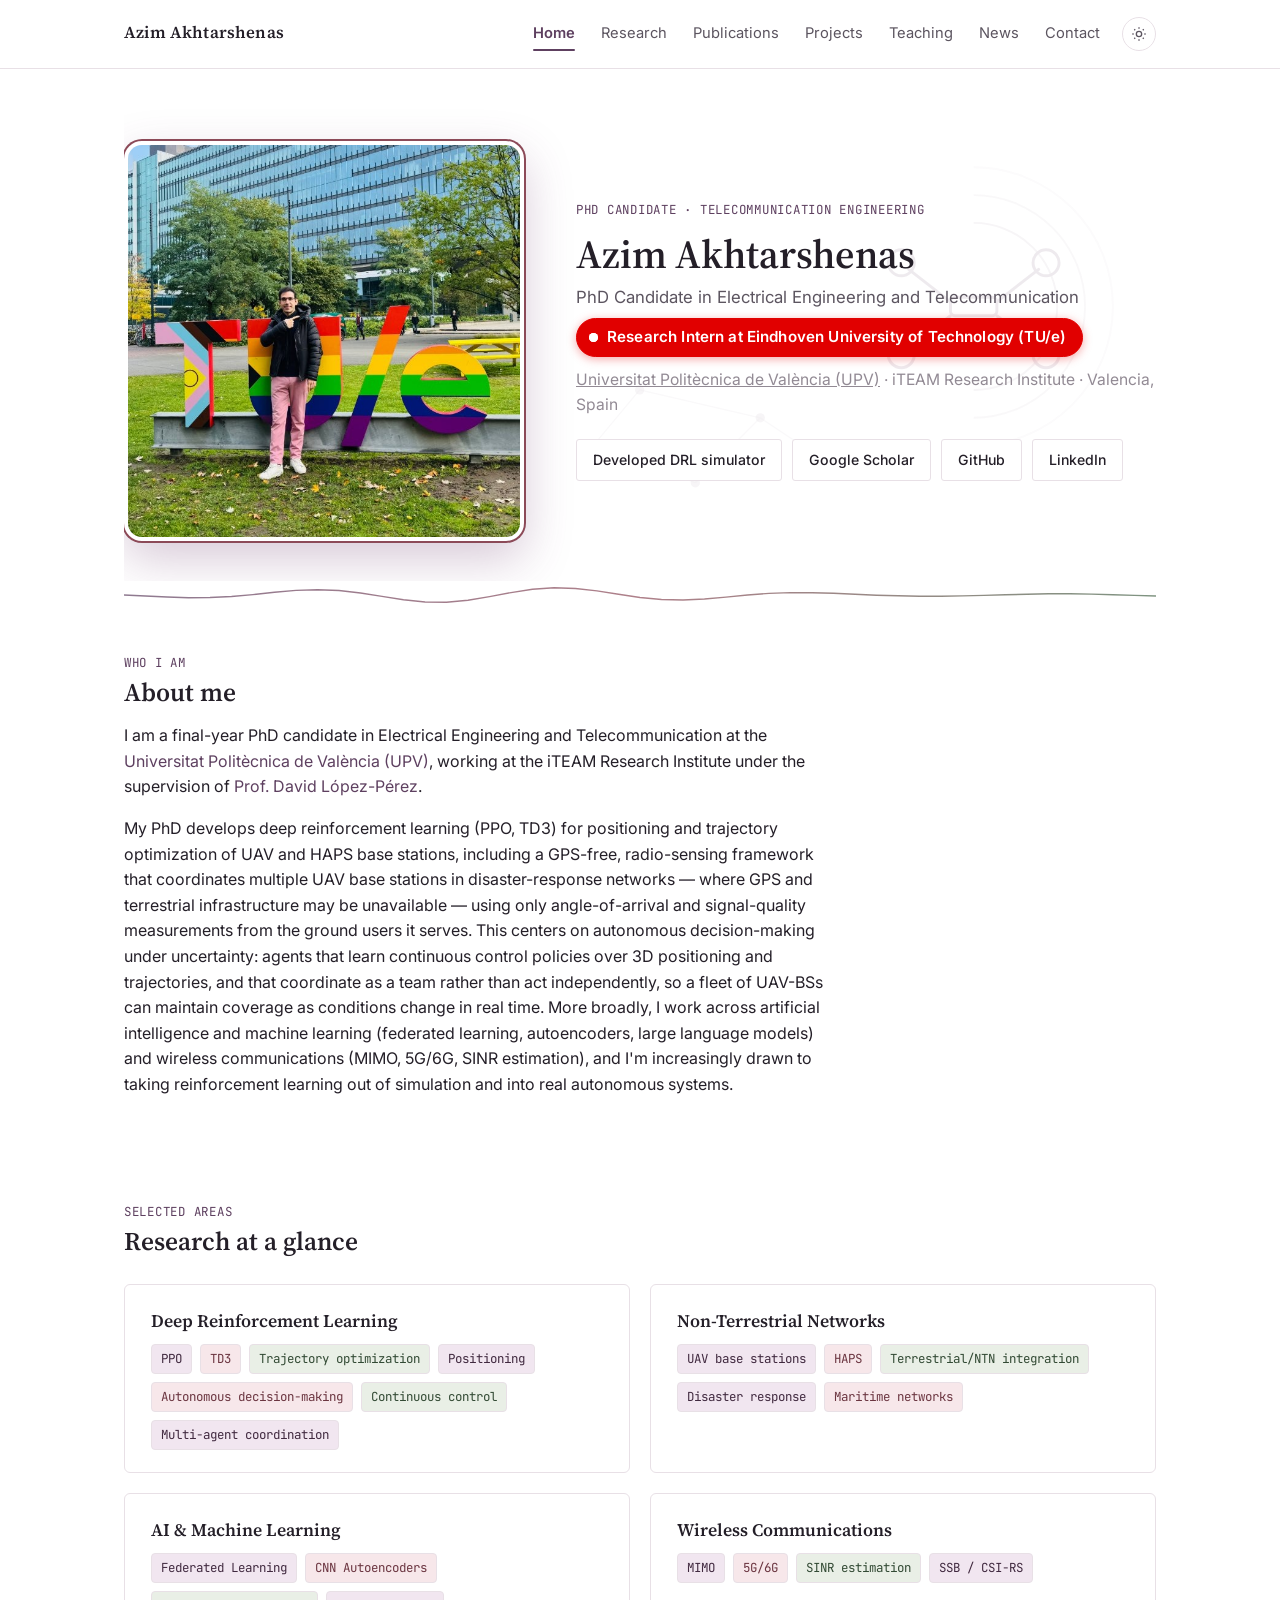
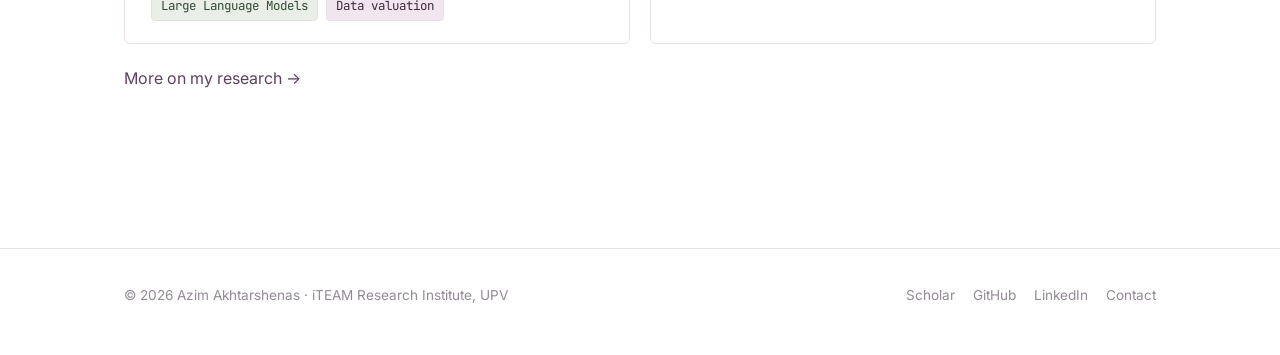
<file: index.html>
<!DOCTYPE html>
<html lang="en">
<head>
<meta charset="UTF-8" />
<meta name="viewport" content="width=device-width, initial-scale=1.0" />
<title>Azim Akhtarshenas — PhD Candidate, iTEAM / UPV</title>
<meta name="description" content="Azim Akhtarshenas, PhD candidate at iTEAM Research Institute, Universitat Politècnica de València. Wireless communications, AI, reinforcement learning, signal processing, computational imaging." />
<link rel="preconnect" href="https://fonts.googleapis.com">
<link rel="preconnect" href="https://fonts.gstatic.com" crossorigin>
<link href="https://fonts.googleapis.com/css2?family=Source+Serif+4:opsz,wght@8..60,400;8..60,600;8..60,700&family=Inter:wght@400;500;600;700&family=JetBrains+Mono:wght@400;500&display=swap" rel="stylesheet">
<link rel="stylesheet" href="assets/css/style.css" />
</head>
<body>

<header class="site-header">
  <nav class="nav">
    <a class="nav-brand" href="index.html">Azim Akhtarshenas</a>
    <button class="nav-toggle" onclick="toggleNav()" aria-label="Toggle menu">
      <svg viewBox="0 0 24 24" width="22" height="22" fill="none" stroke="currentColor" stroke-width="2"><line x1="3" y1="6" x2="21" y2="6"/><line x1="3" y1="12" x2="21" y2="12"/><line x1="3" y1="18" x2="21" y2="18"/></svg>
    </button>
    <ul class="nav-links">
      <li><a href="index.html">Home</a></li>
      <li><a href="research.html">Research</a></li>
      <li><a href="publications.html">Publications</a></li>
      <li><a href="projects.html">Projects</a></li>
      <li><a href="teaching.html">Teaching</a></li>
      <li><a href="news.html">News</a></li>
      <li><a href="contact.html">Contact</a></li>
      <li>
        <button class="theme-toggle" onclick="toggleTheme()" aria-label="Toggle dark mode">
          <svg class="icon-sun" viewBox="0 0 24 24" fill="none" stroke="currentColor" stroke-width="2"><circle cx="12" cy="12" r="4"/><path d="M12 2v2M12 20v2M4.9 4.9l1.4 1.4M17.7 17.7l1.4 1.4M2 12h2M20 12h2M4.9 19.1l1.4-1.4M17.7 6.3l1.4-1.4"/></svg>
          <svg class="icon-moon" viewBox="0 0 24 24" fill="none" stroke="currentColor" stroke-width="2"><path d="M21 12.8A9 9 0 1 1 11.2 3 7 7 0 0 0 21 12.8Z"/></svg>
        </button>
      </li>
    </ul>
  </nav>
</header>

<main class="container">

  <section class="hero">
    <svg class="hero-art" viewBox="0 0 800 460" aria-hidden="true" preserveAspectRatio="xMaxYMid meet">
      <!-- signal arcs broadcasting from the drone -->
      <g fill="none" stroke="currentColor" stroke-width="2">
        <path d="M560 120 a90 90 0 0 1 0 180" opacity="0.5"/>
        <path d="M560 90 a120 120 0 0 1 0 240" opacity="0.35"/>
        <path d="M560 60 a150 150 0 0 1 0 300" opacity="0.22"/>
      </g>
      <!-- quadcopter -->
      <g fill="none" stroke="currentColor" stroke-width="3.2" stroke-linecap="round">
        <rect x="535" y="200" width="50" height="20" rx="5"/>
        <line x1="535" y1="205" x2="490" y2="170"/>
        <line x1="585" y1="205" x2="630" y2="170"/>
        <line x1="535" y1="220" x2="490" y2="255"/>
        <line x1="585" y1="220" x2="630" y2="255"/>
        <circle cx="482" cy="163" r="14"/>
        <circle cx="638" cy="163" r="14"/>
        <circle cx="482" cy="262" r="14"/>
        <circle cx="638" cy="262" r="14"/>
      </g>
      <!-- multi-UAV / network graph nodes echoing the multi-agent coordination work -->
      <g fill="currentColor" opacity="0.5">
        <circle cx="150" cy="360" r="5"/>
        <circle cx="260" cy="400" r="5"/>
        <circle cx="330" cy="330" r="5"/>
        <circle cx="420" cy="390" r="5"/>
        <circle cx="200" cy="300" r="5"/>
      </g>
      <g fill="none" stroke="currentColor" stroke-width="1.4" opacity="0.32">
        <line x1="150" y1="360" x2="260" y2="400"/>
        <line x1="260" y1="400" x2="330" y2="330"/>
        <line x1="330" y1="330" x2="420" y2="390"/>
        <line x1="200" y1="300" x2="330" y2="330"/>
        <line x1="200" y1="300" x2="150" y2="360"/>
      </g>
      <!-- small drones drifting across the background, echoing the fleet-coordination work -->
      <g class="drone-fly drone-fly-a" fill="none" stroke="currentColor" stroke-width="3" stroke-linecap="round">
        <rect x="-12" y="-5" width="24" height="10" rx="3"/>
        <line x1="-12" y1="-2" x2="-30" y2="-16"/>
        <line x1="12" y1="-2" x2="30" y2="-16"/>
        <line x1="-12" y1="5" x2="-30" y2="18"/>
        <line x1="12" y1="5" x2="30" y2="18"/>
        <circle cx="-32" cy="-18" r="6"/>
        <circle cx="32" cy="-18" r="6"/>
        <circle cx="-32" cy="20" r="6"/>
        <circle cx="32" cy="20" r="6"/>
      </g>
      <g class="drone-fly drone-fly-b" fill="none" stroke="currentColor" stroke-width="2.6" stroke-linecap="round">
        <rect x="-10" y="-4" width="20" height="8" rx="2.5"/>
        <line x1="-10" y1="-2" x2="-25" y2="-13"/>
        <line x1="10" y1="-2" x2="25" y2="-13"/>
        <line x1="-10" y1="4" x2="-25" y2="15"/>
        <line x1="10" y1="4" x2="25" y2="15"/>
        <circle cx="-27" cy="-15" r="5"/>
        <circle cx="27" cy="-15" r="5"/>
        <circle cx="-27" cy="17" r="5"/>
        <circle cx="27" cy="17" r="5"/>
      </g>
    </svg>
    <div class="hero-grid">
      <img class="hero-photo" src="assets/img/profile-tue.jpg" alt="Azim Akhtarshenas in front of the TU/e sign at Eindhoven University of Technology" />
      <div>
        <span class="eyebrow">PhD Candidate · Telecommunication Engineering</span>
        <h1>Azim Akhtarshenas</h1>
        <p class="role">PhD Candidate in Electrical Engineering and Telecommunication</p>
        <p class="intern">
          <a href="https://www.tue.nl/en" target="_blank" rel="noopener">
            <span class="intern-dot" aria-hidden="true"></span>
            Research Intern at Eindhoven University of Technology (TU/e)
          </a>
        </p>
        <p class="affil">
          <a href="https://www.upv.es" target="_blank" rel="noopener">Universitat Politècnica de València (UPV)</a> · iTEAM Research Institute · Valencia, Spain
        </p>
        <div class="btn-row">
          <a class="btn" href="https://github.com/giulia-open-lab/DRL_Giulia_Azim" target="_blank" rel="noopener" title="Deep reinforcement learning simulator (built on the Giulia platform) that trains ground robots and aerial vehicles to find and hold an optimal position for serving users">Developed DRL simulator</a>
          <a class="btn" href="https://scholar.google.com/citations?user=5eCLyxwAAAAJ" target="_blank" rel="noopener">Google Scholar</a>
          <a class="btn" href="https://github.com/aakhtarshenas" target="_blank" rel="noopener">GitHub</a>
          <a class="btn" href="https://www.linkedin.com/in/azim-akhtarshenas-8499a5163/" target="_blank" rel="noopener">LinkedIn</a>
        </div>
      </div>
    </div>
  </section>

  <svg class="waveform-divider" aria-hidden="true"></svg>

  <section class="section">
    <div class="bio">
      <div class="section-head" style="margin-bottom:16px;">
        <span class="eyebrow">Who I am</span>
        <h2>About me</h2>
      </div>
      <p>
        I am a final-year PhD candidate in Electrical Engineering and Telecommunication at the
        <a href="https://www.upv.es" target="_blank" rel="noopener">Universitat Politècnica de València (UPV)</a>,
        working at the iTEAM Research Institute under the supervision of
        <a href="http://davidlopezperez.com/about-me/" target="_blank" rel="noopener">Prof. David López-Pérez</a>.
      </p>
      <p>
        My PhD develops deep reinforcement learning (PPO, TD3) for positioning and trajectory
        optimization of UAV and HAPS base stations, including a GPS-free, radio-sensing framework
        that coordinates multiple UAV base stations in disaster-response networks — where GPS and
        terrestrial infrastructure may be unavailable — using only angle-of-arrival and signal-quality
        measurements from the ground users it serves. This centers on autonomous decision-making
        under uncertainty: agents that learn continuous control policies over 3D positioning and
        trajectories, and that coordinate as a team rather than act independently, so a fleet of
        UAV-BSs can maintain coverage as conditions change in real time. More broadly, I work across
        artificial intelligence and machine learning (federated learning, autoencoders, large
        language models) and wireless communications (MIMO, 5G/6G, SINR estimation), and I'm
        increasingly drawn to taking reinforcement learning out of simulation and into real
        autonomous systems.
      </p>
    </div>
  </section>

  <section class="section">
    <div class="section-head">
      <span class="eyebrow">Selected areas</span>
      <h2>Research at a glance</h2>
    </div>
    <div class="card-grid">
      <div class="card">
        <h3>Deep Reinforcement Learning</h3>
        <ul>
          <li>PPO</li><li>TD3</li><li>Trajectory optimization</li><li>Positioning</li><li>Autonomous decision-making</li><li>Continuous control</li><li>Multi-agent coordination</li>
        </ul>
      </div>
      <div class="card">
        <h3>Non-Terrestrial Networks</h3>
        <ul>
          <li>UAV base stations</li><li>HAPS</li><li>Terrestrial/NTN integration</li><li>Disaster response</li><li>Maritime networks</li>
        </ul>
      </div>
      <div class="card">
        <h3>AI &amp; Machine Learning</h3>
        <ul>
          <li>Federated Learning</li><li>CNN Autoencoders</li><li>Large Language Models</li><li>Data valuation</li>
        </ul>
      </div>
      <div class="card">
        <h3>Wireless Communications</h3>
        <ul>
          <li>MIMO</li><li>5G/6G</li><li>SINR estimation</li><li>SSB / CSI-RS</li>
        </ul>
      </div>
    </div>
    <p style="margin-top:22px;"><a href="research.html">More on my research →</a></p>
  </section>

</main>

<footer class="site-footer">
  <div class="container footer-inner">
    <div>© <span id="year"></span> Azim Akhtarshenas · iTEAM Research Institute, UPV</div>
    <div class="footer-links">
      <a href="https://scholar.google.com/citations?user=5eCLyxwAAAAJ" target="_blank" rel="noopener">Scholar</a>
      <a href="https://github.com/aakhtarshenas" target="_blank" rel="noopener">GitHub</a>
      <a href="https://www.linkedin.com/in/azim-akhtarshenas-8499a5163/" target="_blank" rel="noopener">LinkedIn</a>
      <a href="contact.html">Contact</a>
    </div>
  </div>
</footer>

<script src="assets/js/main.js"></script>
<script>document.getElementById("year").textContent = new Date().getFullYear();</script>
</body>
</html>
</file>
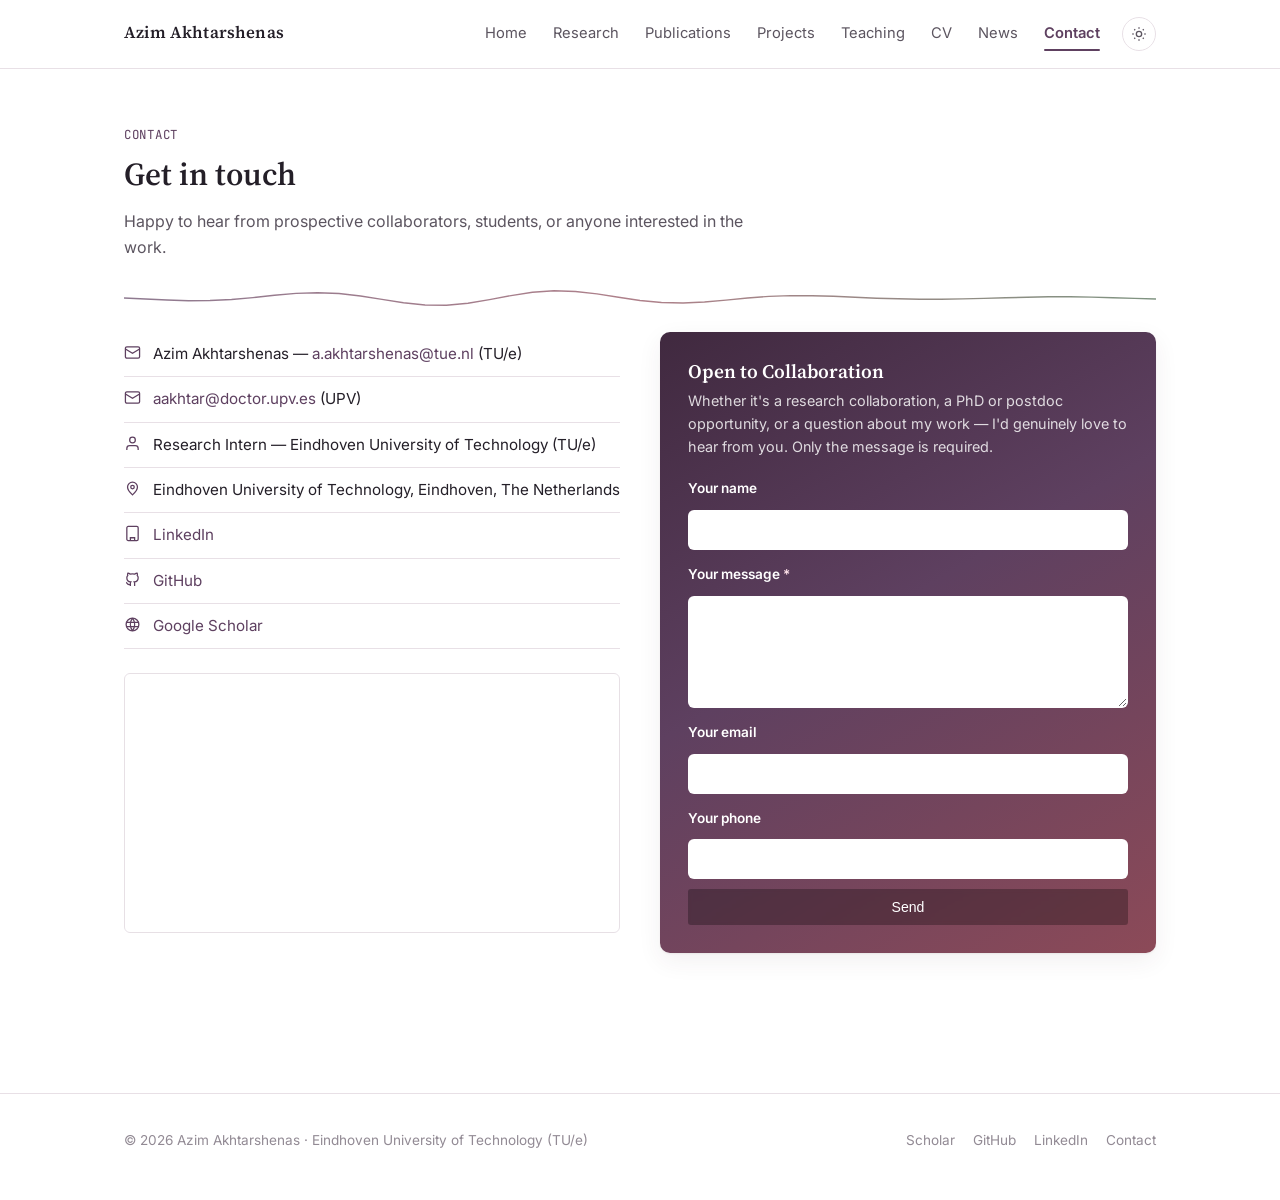
<file: contact.html>
<!DOCTYPE html>
<html lang="en">
<head>
<meta charset="UTF-8" />
<meta name="viewport" content="width=device-width, initial-scale=1.0" />
<title>Contact — Azim Akhtarshenas</title>
<link rel="preconnect" href="https://fonts.googleapis.com">
<link rel="preconnect" href="https://fonts.gstatic.com" crossorigin>
<link href="https://fonts.googleapis.com/css2?family=Source+Serif+4:opsz,wght@8..60,400;8..60,600;8..60,700&family=Inter:wght@400;500;600;700&family=JetBrains+Mono:wght@400;500&display=swap" rel="stylesheet">
<link rel="stylesheet" href="assets/css/style.css" />
</head>
<body>

<header class="site-header">
  <nav class="nav">
    <a class="nav-brand" href="index.html">Azim Akhtarshenas</a>
    <button class="nav-toggle" onclick="toggleNav()" aria-label="Toggle menu">
      <svg viewBox="0 0 24 24" width="22" height="22" fill="none" stroke="currentColor" stroke-width="2"><line x1="3" y1="6" x2="21" y2="6"/><line x1="3" y1="12" x2="21" y2="12"/><line x1="3" y1="18" x2="21" y2="18"/></svg>
    </button>
    <ul class="nav-links">
      <li><a href="index.html">Home</a></li>
      <li><a href="research.html">Research</a></li>
      <li><a href="publications.html">Publications</a></li>
      <li><a href="projects.html">Projects</a></li>
      <li><a href="teaching.html">Teaching</a></li>
      <li><a href="cv.html">CV</a></li>
      <li><a href="news.html">News</a></li>
      <li><a href="contact.html">Contact</a></li>
      <li>
        <button class="theme-toggle" onclick="toggleTheme()" aria-label="Toggle dark mode">
          <svg class="icon-sun" viewBox="0 0 24 24" fill="none" stroke="currentColor" stroke-width="2"><circle cx="12" cy="12" r="4"/><path d="M12 2v2M12 20v2M4.9 4.9l1.4 1.4M17.7 17.7l1.4 1.4M2 12h2M20 12h2M4.9 19.1l1.4-1.4M17.7 6.3l1.4-1.4"/></svg>
          <svg class="icon-moon" viewBox="0 0 24 24" fill="none" stroke="currentColor" stroke-width="2"><path d="M21 12.8A9 9 0 1 1 11.2 3 7 7 0 0 0 21 12.8Z"/></svg>
        </button>
      </li>
    </ul>
  </nav>
</header>

<main class="container">
  <div class="page-head">
    <span class="eyebrow">Contact</span>
    <h1>Get in touch</h1>
    <p class="lede">Happy to hear from prospective collaborators, students, or anyone interested in the work.</p>
  </div>

  <svg class="waveform-divider" aria-hidden="true"></svg>

  <section class="section" style="padding-top:20px;">
    <div class="contact-grid">
      <div>
        <ul class="contact-list">
          <li>
            <svg viewBox="0 0 24 24" fill="none" stroke="currentColor" stroke-width="1.8"><rect x="2" y="4" width="20" height="16" rx="2"/><path d="m2 7 10 6 10-6"/></svg>
            <span>Azim Akhtarshenas — <a href="mailto:a.akhtarshenas@tue.nl">a.akhtarshenas@tue.nl</a> (TU/e)</span>
          </li>
          <li>
            <svg viewBox="0 0 24 24" fill="none" stroke="currentColor" stroke-width="1.8"><rect x="2" y="4" width="20" height="16" rx="2"/><path d="m2 7 10 6 10-6"/></svg>
            <span><a href="mailto:aakhtar@doctor.upv.es">aakhtar@doctor.upv.es</a> (UPV)</span>
          </li>
          <li>
            <svg viewBox="0 0 24 24" fill="none" stroke="currentColor" stroke-width="1.8"><path d="M20 21v-2a4 4 0 0 0-4-4H8a4 4 0 0 0-4 4v2"/><circle cx="12" cy="7" r="4"/></svg>
            <span>Research Intern — Eindhoven University of Technology (TU/e)</span>
          </li>
          <li>
            <svg viewBox="0 0 24 24" fill="none" stroke="currentColor" stroke-width="1.8"><path d="M12 21s7-6.2 7-11a7 7 0 1 0-14 0c0 4.8 7 11 7 11Z"/><circle cx="12" cy="10" r="2.5"/></svg>
            <span>Eindhoven University of Technology, Eindhoven, The Netherlands</span>
          </li>
          <li>
            <svg viewBox="0 0 24 24" fill="none" stroke="currentColor" stroke-width="1.8"><rect x="4" y="2" width="16" height="20" rx="2"/><path d="M9 22v-4h6v4"/></svg>
            <span><a href="https://www.linkedin.com/in/azim-akhtarshenas-8499a5163/" target="_blank" rel="noopener">LinkedIn</a></span>
          </li>
          <li>
            <svg viewBox="0 0 24 24" fill="none" stroke="currentColor" stroke-width="1.8"><path d="M9 19c-4.3 1.4-4.3-2.5-6-3m12 5v-3.5c0-1 .1-1.4-.5-2 2.8-.3 5.5-1.4 5.5-6a4.6 4.6 0 0 0-1.3-3.2 4.2 4.2 0 0 0-.1-3.2s-1.1-.3-3.5 1.3a12.3 12.3 0 0 0-6.4 0C6.5 2.8 5.4 3.1 5.4 3.1a4.2 4.2 0 0 0-.1 3.2A4.6 4.6 0 0 0 4 9.5c0 4.6 2.7 5.7 5.5 6-.6.6-.6 1.2-.5 2V21"/></svg>
            <span><a href="https://github.com/aakhtarshenas" target="_blank" rel="noopener">GitHub</a></span>
          </li>
          <li>
            <svg viewBox="0 0 24 24" fill="none" stroke="currentColor" stroke-width="1.8"><path d="M12 3a15 15 0 0 0 0 18M12 3a15 15 0 0 1 0 18M3 9h18M3 15h18"/><circle cx="12" cy="12" r="9"/></svg>
            <span><a href="https://scholar.google.com/citations?user=5eCLyxwAAAAJ" target="_blank" rel="noopener">Google Scholar</a></span>
          </li>
        </ul>
        <iframe class="map-frame" title="Map" style="margin-top:24px;"
          src="https://www.google.com/maps?q=Eindhoven%20University%20of%20Technology%2C%20Eindhoven&output=embed"
          loading="lazy"></iframe>
      </div>

      <div>
        <div class="contact-form-card">
          <h3>Open to Collaboration</h3>
          <p>Whether it's a research collaboration, a PhD or postdoc opportunity, or a question
            about my work — I'd genuinely love to hear from you. Only the message is required.</p>

          <form action="https://formspree.io/f/xyegygzk" method="POST">
            <label for="cf-name">Your name</label>
            <input type="text" id="cf-name" name="name" />

            <label for="cf-message">Your message <span class="req">*</span></label>
            <textarea id="cf-message" name="message" rows="5" required></textarea>

            <label for="cf-email">Your email</label>
            <input type="email" id="cf-email" name="email" />

            <label for="cf-phone">Your phone</label>
            <input type="tel" id="cf-phone" name="phone" />

            <button type="submit" class="btn btn-primary" style="width:100%; justify-content:center; margin-top:6px;">Send</button>
          </form>
        </div>
      </div>
    </div>
  </section>
</main>

<footer class="site-footer">
  <div class="container footer-inner">
    <div>© <span id="year"></span> Azim Akhtarshenas · Eindhoven University of Technology (TU/e)</div>
    <div class="footer-links">
      <a href="https://scholar.google.com/citations?user=5eCLyxwAAAAJ" target="_blank" rel="noopener">Scholar</a>
      <a href="https://github.com/aakhtarshenas" target="_blank" rel="noopener">GitHub</a>
      <a href="https://www.linkedin.com/in/azim-akhtarshenas-8499a5163/" target="_blank" rel="noopener">LinkedIn</a>
      <a href="contact.html">Contact</a>
    </div>
  </div>
</footer>

<script src="assets/js/main.js"></script>
<script>document.getElementById("year").textContent = new Date().getFullYear();</script>
</body>
</html>
</file>
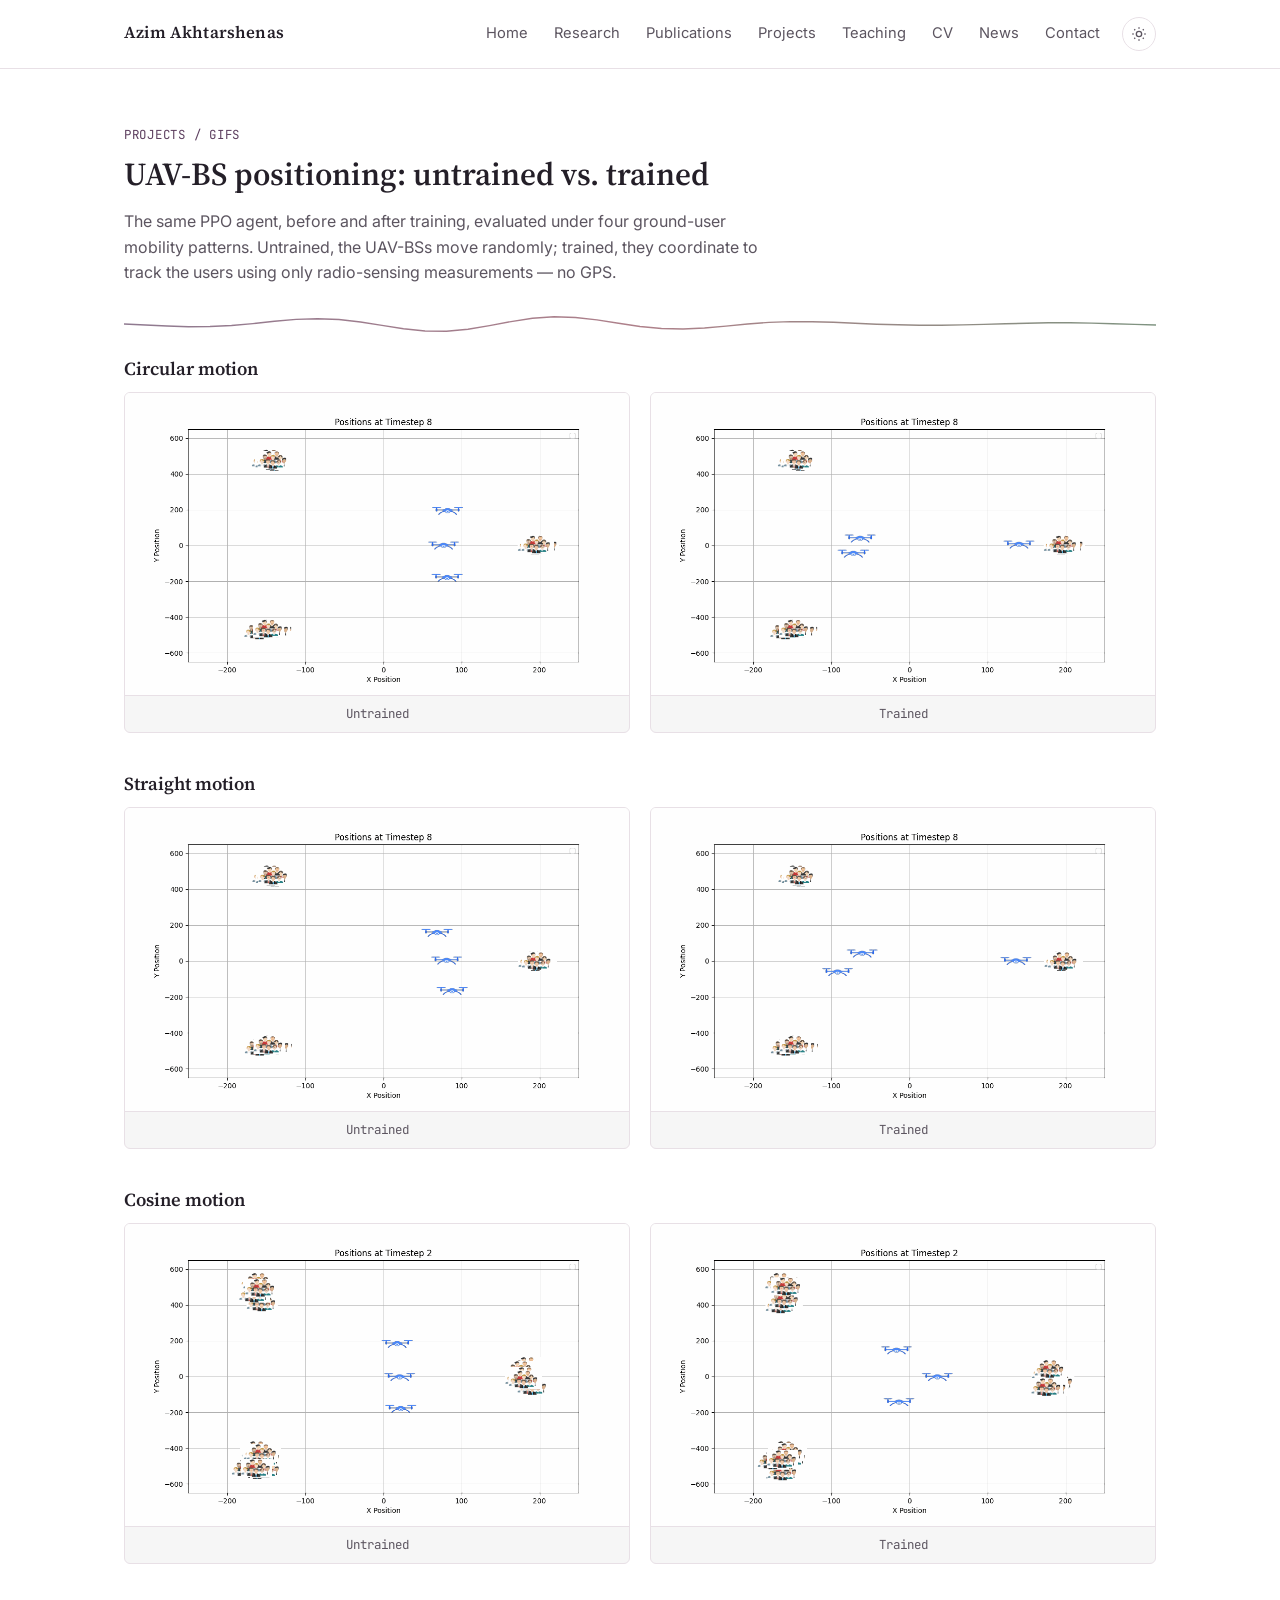
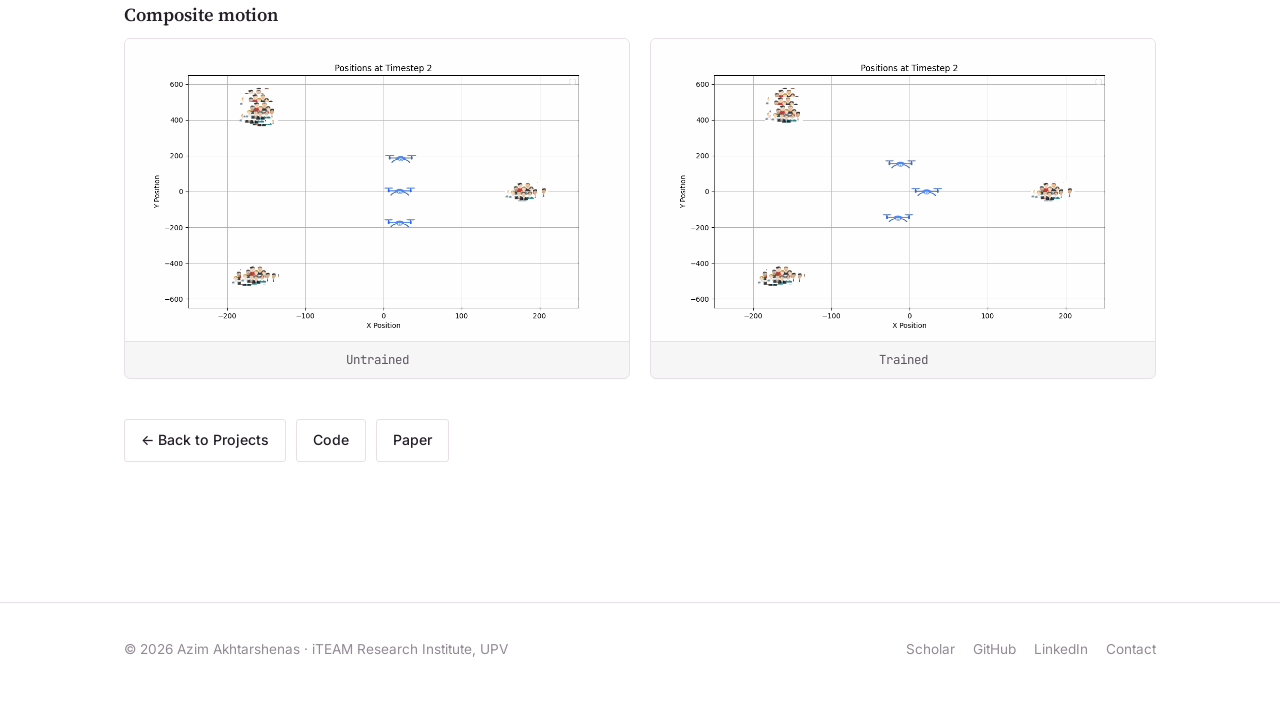
<file: gifs.html>
<!DOCTYPE html>
<html lang="en">
<head>
<meta charset="UTF-8" />
<meta name="viewport" content="width=device-width, initial-scale=1.0" />
<title>DRL Policy GIFs — Azim Akhtarshenas</title>
<link rel="preconnect" href="https://fonts.googleapis.com">
<link rel="preconnect" href="https://fonts.gstatic.com" crossorigin>
<link href="https://fonts.googleapis.com/css2?family=Source+Serif+4:opsz,wght@8..60,400;8..60,600;8..60,700&family=Inter:wght@400;500;600;700&family=JetBrains+Mono:wght@400;500&display=swap" rel="stylesheet">
<link rel="stylesheet" href="assets/css/style.css" />
</head>
<body>

<header class="site-header">
  <nav class="nav">
    <a class="nav-brand" href="index.html">Azim Akhtarshenas</a>
    <button class="nav-toggle" onclick="toggleNav()" aria-label="Toggle menu">
      <svg viewBox="0 0 24 24" width="22" height="22" fill="none" stroke="currentColor" stroke-width="2"><line x1="3" y1="6" x2="21" y2="6"/><line x1="3" y1="12" x2="21" y2="12"/><line x1="3" y1="18" x2="21" y2="18"/></svg>
    </button>
    <ul class="nav-links">
      <li><a href="index.html">Home</a></li>
      <li><a href="research.html">Research</a></li>
      <li><a href="publications.html">Publications</a></li>
      <li><a href="projects.html">Projects</a></li>
      <li><a href="teaching.html">Teaching</a></li>
      <li><a href="cv.html">CV</a></li>
      <li><a href="news.html">News</a></li>
      <li><a href="contact.html">Contact</a></li>
      <li>
        <button class="theme-toggle" onclick="toggleTheme()" aria-label="Toggle dark mode">
          <svg class="icon-sun" viewBox="0 0 24 24" fill="none" stroke="currentColor" stroke-width="2"><circle cx="12" cy="12" r="4"/><path d="M12 2v2M12 20v2M4.9 4.9l1.4 1.4M17.7 17.7l1.4 1.4M2 12h2M20 12h2M4.9 19.1l1.4-1.4M17.7 6.3l1.4-1.4"/></svg>
          <svg class="icon-moon" viewBox="0 0 24 24" fill="none" stroke="currentColor" stroke-width="2"><path d="M21 12.8A9 9 0 1 1 11.2 3 7 7 0 0 0 21 12.8Z"/></svg>
        </button>
      </li>
    </ul>
  </nav>
</header>

<main class="container">
  <div class="page-head">
    <span class="eyebrow"><a href="projects.html">Projects</a> / GIFs</span>
    <h1>UAV-BS positioning: untrained vs. trained</h1>
    <p class="lede">The same PPO agent, before and after training, evaluated under four ground-user
      mobility patterns. Untrained, the UAV-BSs move randomly; trained, they coordinate to track
      the users using only radio-sensing measurements — no GPS.</p>
  </div>

  <svg class="waveform-divider" aria-hidden="true"></svg>

  <section class="section" style="padding-top:20px;">

    <div class="gif-pair">
      <h2>Circular motion</h2>
      <div class="gif-pair-row">
        <figure><img src="gif/circular/circular_untrained/circular_untrained.gif" alt="Untrained UAV-BS policy, circular user motion" /><figcaption>Untrained</figcaption></figure>
        <figure><img src="gif/circular/circular_trained/circular_trained.gif" alt="Trained UAV-BS policy, circular user motion" /><figcaption>Trained</figcaption></figure>
      </div>
    </div>

    <div class="gif-pair">
      <h2>Straight motion</h2>
      <div class="gif-pair-row">
        <figure><img src="gif/straight/straight_untrained/straight_untrained.gif" alt="Untrained UAV-BS policy, straight-line user motion" /><figcaption>Untrained</figcaption></figure>
        <figure><img src="gif/straight/straight_trained/straight_trained.gif" alt="Trained UAV-BS policy, straight-line user motion" /><figcaption>Trained</figcaption></figure>
      </div>
    </div>

    <div class="gif-pair">
      <h2>Cosine motion</h2>
      <div class="gif-pair-row">
        <figure><img src="gif/cosine/cosine_untrained/cosine_untrained.gif" alt="Untrained UAV-BS policy, cosine-pattern user motion" /><figcaption>Untrained</figcaption></figure>
        <figure><img src="gif/cosine/cosine_trained/cosine_trained.gif" alt="Trained UAV-BS policy, cosine-pattern user motion" /><figcaption>Trained</figcaption></figure>
      </div>
    </div>

    <div class="gif-pair">
      <h2>Composite motion</h2>
      <div class="gif-pair-row">
        <figure><img src="gif/composite/composite_untrained/composite_untrained.gif" alt="Untrained UAV-BS policy, composite user motion" /><figcaption>Untrained</figcaption></figure>
        <figure><img src="gif/composite/composite_trained/composite_trained.gif" alt="Trained UAV-BS policy, composite user motion" /><figcaption>Trained</figcaption></figure>
      </div>
    </div>

    <div class="btn-row" style="margin-top:8px;">
      <a class="btn" href="projects.html">← Back to Projects</a>
      <a class="btn" href="https://github.com/aakhtarshenas/centralized-ppo-multi-uav-bs" target="_blank" rel="noopener">Code</a>
      <a class="btn" href="publications.html">Paper</a>
    </div>

  </section>
</main>

<footer class="site-footer">
  <div class="container footer-inner">
    <div>© <span id="year"></span> Azim Akhtarshenas · iTEAM Research Institute, UPV</div>
    <div class="footer-links">
      <a href="https://scholar.google.com/citations?user=5eCLyxwAAAAJ" target="_blank" rel="noopener">Scholar</a>
      <a href="https://github.com/aakhtarshenas" target="_blank" rel="noopener">GitHub</a>
      <a href="https://www.linkedin.com/in/azim-akhtarshenas-8499a5163/" target="_blank" rel="noopener">LinkedIn</a>
      <a href="contact.html">Contact</a>
    </div>
  </div>
</footer>

<script src="assets/js/main.js"></script>
<script>document.getElementById("year").textContent = new Date().getFullYear();</script>
</body>
</html>
</file>
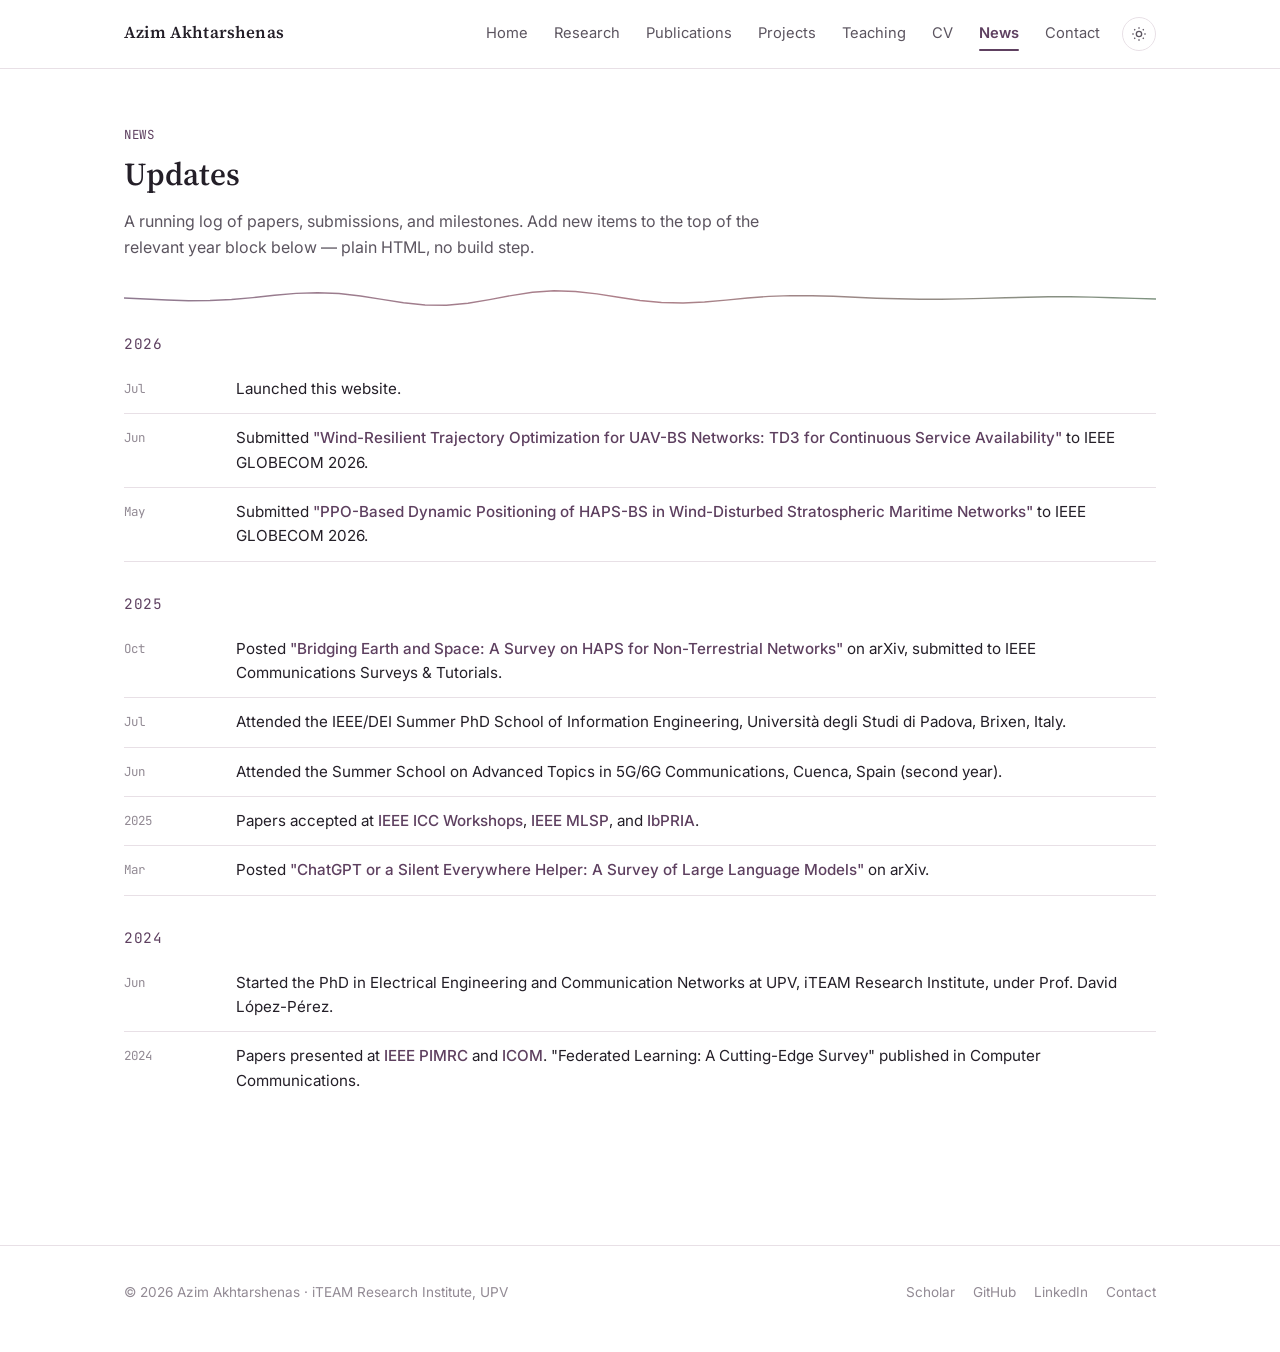
<file: news.html>
<!DOCTYPE html>
<html lang="en">
<head>
<meta charset="UTF-8" />
<meta name="viewport" content="width=device-width, initial-scale=1.0" />
<title>News — Azim Akhtarshenas</title>
<link rel="preconnect" href="https://fonts.googleapis.com">
<link rel="preconnect" href="https://fonts.gstatic.com" crossorigin>
<link href="https://fonts.googleapis.com/css2?family=Source+Serif+4:opsz,wght@8..60,400;8..60,600;8..60,700&family=Inter:wght@400;500;600;700&family=JetBrains+Mono:wght@400;500&display=swap" rel="stylesheet">
<link rel="stylesheet" href="assets/css/style.css" />
</head>
<body>

<header class="site-header">
  <nav class="nav">
    <a class="nav-brand" href="index.html">Azim Akhtarshenas</a>
    <button class="nav-toggle" onclick="toggleNav()" aria-label="Toggle menu">
      <svg viewBox="0 0 24 24" width="22" height="22" fill="none" stroke="currentColor" stroke-width="2"><line x1="3" y1="6" x2="21" y2="6"/><line x1="3" y1="12" x2="21" y2="12"/><line x1="3" y1="18" x2="21" y2="18"/></svg>
    </button>
    <ul class="nav-links">
      <li><a href="index.html">Home</a></li>
      <li><a href="research.html">Research</a></li>
      <li><a href="publications.html">Publications</a></li>
      <li><a href="projects.html">Projects</a></li>
      <li><a href="teaching.html">Teaching</a></li>
      <li><a href="cv.html">CV</a></li>
      <li><a href="news.html">News</a></li>
      <li><a href="contact.html">Contact</a></li>
      <li>
        <button class="theme-toggle" onclick="toggleTheme()" aria-label="Toggle dark mode">
          <svg class="icon-sun" viewBox="0 0 24 24" fill="none" stroke="currentColor" stroke-width="2"><circle cx="12" cy="12" r="4"/><path d="M12 2v2M12 20v2M4.9 4.9l1.4 1.4M17.7 17.7l1.4 1.4M2 12h2M20 12h2M4.9 19.1l1.4-1.4M17.7 6.3l1.4-1.4"/></svg>
          <svg class="icon-moon" viewBox="0 0 24 24" fill="none" stroke="currentColor" stroke-width="2"><path d="M21 12.8A9 9 0 1 1 11.2 3 7 7 0 0 0 21 12.8Z"/></svg>
        </button>
      </li>
    </ul>
  </nav>
</header>

<main class="container">
  <div class="page-head">
    <span class="eyebrow">News</span>
    <h1>Updates</h1>
    <p class="lede">A running log of papers, submissions, and milestones. Add new items to the top of the
      relevant year block below — plain HTML, no build step.</p>
  </div>

  <svg class="waveform-divider" aria-hidden="true"></svg>

  <section class="section" style="padding-top:20px;">
    <div class="news-list">

      <div class="news-year">2026</div>
      <div class="news-item">
        <div class="news-date">Jul</div>
        <div class="news-text">Launched this website.</div>
      </div>
      <div class="news-item">
        <div class="news-date">Jun</div>
        <div class="news-text">Submitted <a href="publications.html">"Wind-Resilient Trajectory Optimization for UAV-BS Networks: TD3 for Continuous Service Availability"</a> to IEEE GLOBECOM 2026.</div>
      </div>
      <div class="news-item">
        <div class="news-date">May</div>
        <div class="news-text">Submitted <a href="publications.html">"PPO-Based Dynamic Positioning of HAPS-BS in Wind-Disturbed Stratospheric Maritime Networks"</a> to IEEE GLOBECOM 2026.</div>
      </div>

      <div class="news-year">2025</div>
      <div class="news-item">
        <div class="news-date">Oct</div>
        <div class="news-text">Posted <a href="publications.html">"Bridging Earth and Space: A Survey on HAPS for Non-Terrestrial Networks"</a> on arXiv, submitted to IEEE Communications Surveys &amp; Tutorials.</div>
      </div>
      <div class="news-item">
        <div class="news-date">Jul</div>
        <div class="news-text">Attended the IEEE/DEI Summer PhD School of Information Engineering, Università degli Studi di Padova, Brixen, Italy.</div>
      </div>
      <div class="news-item">
        <div class="news-date">Jun</div>
        <div class="news-text">Attended the Summer School on Advanced Topics in 5G/6G Communications, Cuenca, Spain (second year).</div>
      </div>
      <div class="news-item">
        <div class="news-date">2025</div>
        <div class="news-text">Papers accepted at <a href="publications.html">IEEE ICC Workshops</a>, <a href="publications.html">IEEE MLSP</a>, and <a href="publications.html">IbPRIA</a>.</div>
      </div>
      <div class="news-item">
        <div class="news-date">Mar</div>
        <div class="news-text">Posted <a href="publications.html">"ChatGPT or a Silent Everywhere Helper: A Survey of Large Language Models"</a> on arXiv.</div>
      </div>

      <div class="news-year">2024</div>
      <div class="news-item">
        <div class="news-date">Jun</div>
        <div class="news-text">Started the PhD in Electrical Engineering and Communication Networks at UPV, iTEAM Research Institute, under Prof. David López-Pérez.</div>
      </div>
      <div class="news-item">
        <div class="news-date">2024</div>
        <div class="news-text">Papers presented at <a href="publications.html">IEEE PIMRC</a> and <a href="publications.html">ICOM</a>. "Federated Learning: A Cutting-Edge Survey" published in Computer Communications.</div>
      </div>

    </div>
  </section>
</main>

<footer class="site-footer">
  <div class="container footer-inner">
    <div>© <span id="year"></span> Azim Akhtarshenas · iTEAM Research Institute, UPV</div>
    <div class="footer-links">
      <a href="https://scholar.google.com/citations?user=5eCLyxwAAAAJ" target="_blank" rel="noopener">Scholar</a>
      <a href="https://github.com/aakhtarshenas" target="_blank" rel="noopener">GitHub</a>
      <a href="https://www.linkedin.com/in/azim-akhtarshenas-8499a5163/" target="_blank" rel="noopener">LinkedIn</a>
      <a href="contact.html">Contact</a>
    </div>
  </div>
</footer>

<script src="assets/js/main.js"></script>
<script>document.getElementById("year").textContent = new Date().getFullYear();</script>
</body>
</html>
</file>
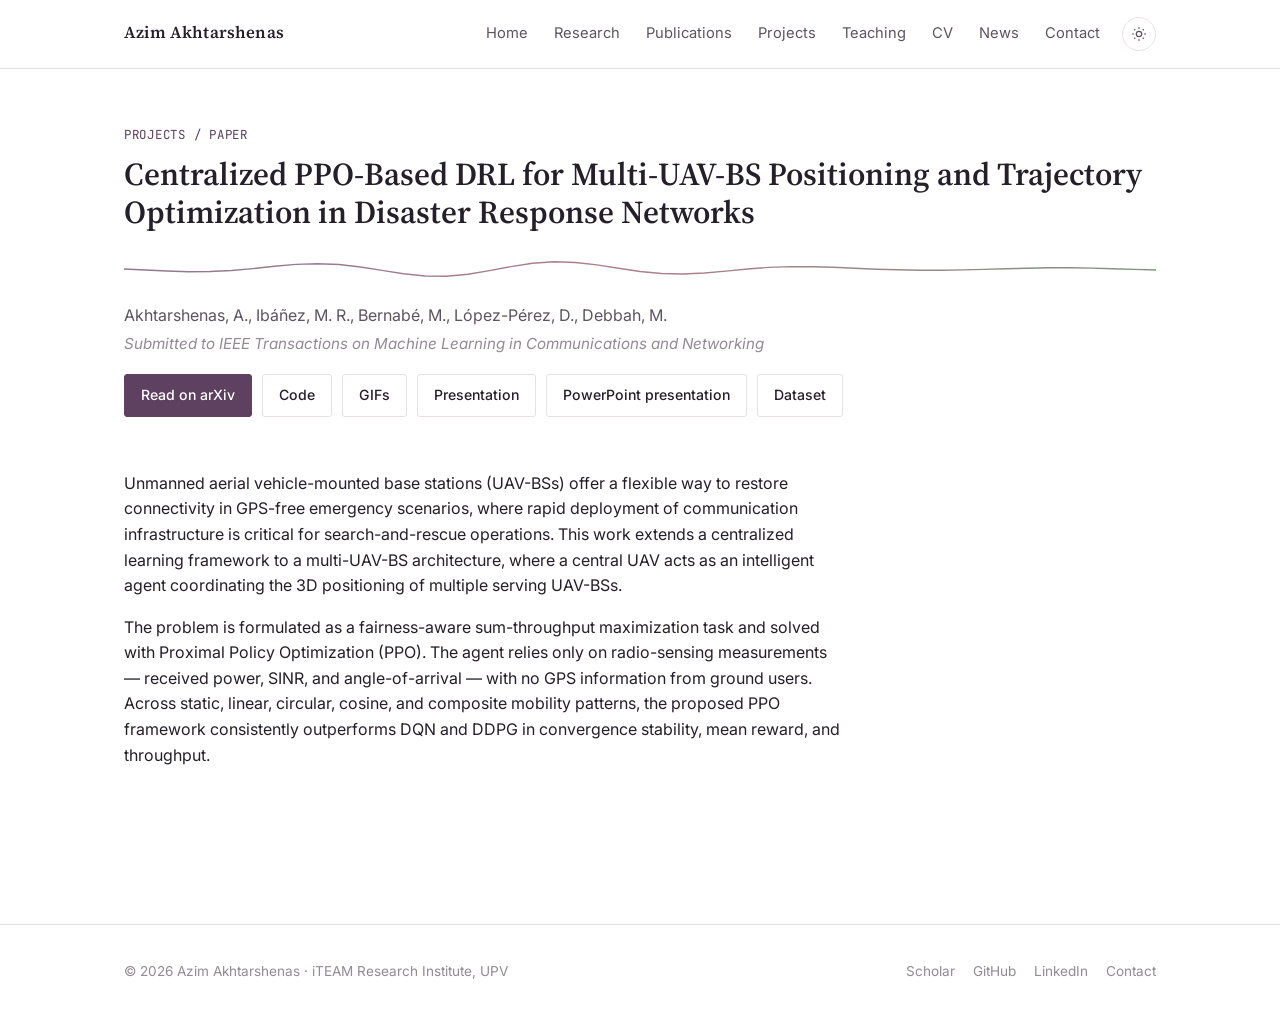
<file: paper-multi-uav-bs.html>
<!DOCTYPE html>
<html lang="en">
<head>
<meta charset="UTF-8" />
<meta name="viewport" content="width=device-width, initial-scale=1.0" />
<title>Centralized PPO-Based DRL for Multi-UAV-BS Positioning — Azim Akhtarshenas</title>
<link rel="preconnect" href="https://fonts.googleapis.com">
<link rel="preconnect" href="https://fonts.gstatic.com" crossorigin>
<link href="https://fonts.googleapis.com/css2?family=Source+Serif+4:opsz,wght@8..60,400;8..60,600;8..60,700&family=Inter:wght@400;500;600;700&family=JetBrains+Mono:wght@400;500&display=swap" rel="stylesheet">
<link rel="stylesheet" href="assets/css/style.css" />
</head>
<body>

<header class="site-header">
  <nav class="nav">
    <a class="nav-brand" href="index.html">Azim Akhtarshenas</a>
    <button class="nav-toggle" onclick="toggleNav()" aria-label="Toggle menu">
      <svg viewBox="0 0 24 24" width="22" height="22" fill="none" stroke="currentColor" stroke-width="2"><line x1="3" y1="6" x2="21" y2="6"/><line x1="3" y1="12" x2="21" y2="12"/><line x1="3" y1="18" x2="21" y2="18"/></svg>
    </button>
    <ul class="nav-links">
      <li><a href="index.html">Home</a></li>
      <li><a href="research.html">Research</a></li>
      <li><a href="publications.html">Publications</a></li>
      <li><a href="projects.html">Projects</a></li>
      <li><a href="teaching.html">Teaching</a></li>
      <li><a href="cv.html">CV</a></li>
      <li><a href="news.html">News</a></li>
      <li><a href="contact.html">Contact</a></li>
      <li>
        <button class="theme-toggle" onclick="toggleTheme()" aria-label="Toggle dark mode">
          <svg class="icon-sun" viewBox="0 0 24 24" fill="none" stroke="currentColor" stroke-width="2"><circle cx="12" cy="12" r="4"/><path d="M12 2v2M12 20v2M4.9 4.9l1.4 1.4M17.7 17.7l1.4 1.4M2 12h2M20 12h2M4.9 19.1l1.4-1.4M17.7 6.3l1.4-1.4"/></svg>
          <svg class="icon-moon" viewBox="0 0 24 24" fill="none" stroke="currentColor" stroke-width="2"><path d="M21 12.8A9 9 0 1 1 11.2 3 7 7 0 0 0 21 12.8Z"/></svg>
        </button>
      </li>
    </ul>
  </nav>
</header>

<main class="container">
  <div class="page-head">
    <span class="eyebrow"><a href="projects.html">Projects</a> / Paper</span>
    <h1>Centralized PPO-Based DRL for Multi-UAV-BS Positioning and Trajectory Optimization in Disaster Response Networks</h1>
  </div>

  <svg class="waveform-divider" aria-hidden="true"></svg>

  <section class="section" style="padding-top:20px;">
    <div class="pub-item" style="grid-template-columns: 1fr; border-bottom:none; padding-top:0;">
      <div>
        <div class="pub-authors" style="font-size:1rem;">Akhtarshenas, A., Ibáñez, M. R., Bernabé, M., López-Pérez, D., Debbah, M.</div>
        <div class="pub-venue" style="font-size:0.95rem;">Submitted to IEEE Transactions on Machine Learning in Communications and Networking</div>
        <div class="btn-row" style="margin-top:18px;">
          <a class="btn btn-primary" href="https://arxiv.org/abs/2607.02533" target="_blank" rel="noopener">Read on arXiv</a>
          <a class="btn" href="https://github.com/aakhtarshenas/centralized-ppo-multi-uav-bs" target="_blank" rel="noopener">Code</a>
          <a class="btn" href="gifs.html">GIFs</a>
          <a class="btn" href="presentation.html">Presentation</a>
          <a class="btn" href="presentation/DRL_UAV_presentation.pptx">PowerPoint presentation</a>
          <a class="btn" href="https://doi.org/10.5281/zenodo.20720697" target="_blank" rel="noopener">Dataset</a>
        </div>
      </div>
    </div>

    <div class="bio" style="margin-top:32px;">
      <p>Unmanned aerial vehicle-mounted base stations (UAV-BSs) offer a flexible way to restore
        connectivity in GPS-free emergency scenarios, where rapid deployment of communication
        infrastructure is critical for search-and-rescue operations. This work extends a centralized
        learning framework to a multi-UAV-BS architecture, where a central UAV acts as an
        intelligent agent coordinating the 3D positioning of multiple serving UAV-BSs.</p>
      <p>The problem is formulated as a fairness-aware sum-throughput maximization task and solved
        with Proximal Policy Optimization (PPO). The agent relies only on radio-sensing measurements
        — received power, SINR, and angle-of-arrival — with no GPS information from ground users.
        Across static, linear, circular, cosine, and composite mobility patterns, the proposed PPO
        framework consistently outperforms DQN and DDPG in convergence stability, mean reward,
        and throughput.</p>
    </div>
  </section>
</main>

<footer class="site-footer">
  <div class="container footer-inner">
    <div>© <span id="year"></span> Azim Akhtarshenas · iTEAM Research Institute, UPV</div>
    <div class="footer-links">
      <a href="https://scholar.google.com/citations?user=5eCLyxwAAAAJ" target="_blank" rel="noopener">Scholar</a>
      <a href="https://github.com/aakhtarshenas" target="_blank" rel="noopener">GitHub</a>
      <a href="https://www.linkedin.com/in/azim-akhtarshenas-8499a5163/" target="_blank" rel="noopener">LinkedIn</a>
      <a href="contact.html">Contact</a>
    </div>
  </div>
</footer>

<script src="assets/js/main.js"></script>
<script>document.getElementById("year").textContent = new Date().getFullYear();</script>
</body>
</html>
</file>
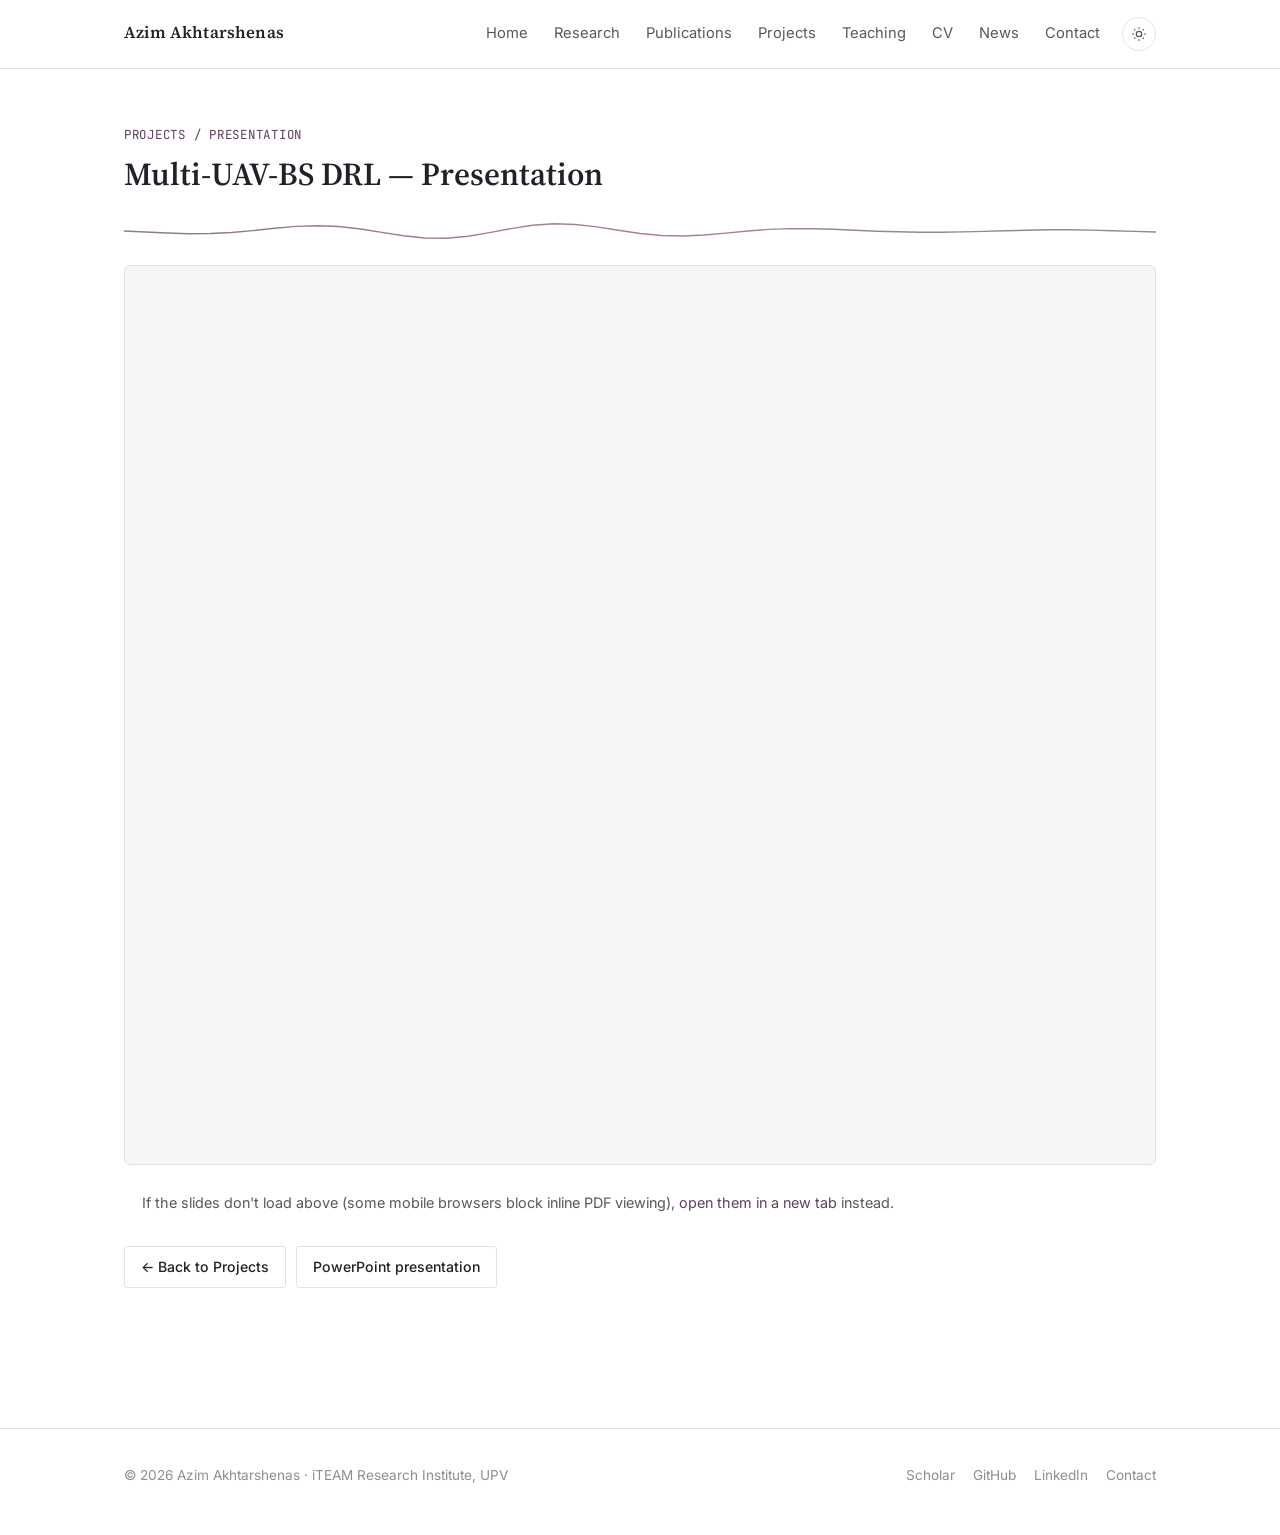
<file: presentation.html>
<!DOCTYPE html>
<html lang="en">
<head>
<meta charset="UTF-8" />
<meta name="viewport" content="width=device-width, initial-scale=1.0" />
<title>Presentation — Multi-UAV-BS DRL — Azim Akhtarshenas</title>
<link rel="preconnect" href="https://fonts.googleapis.com">
<link rel="preconnect" href="https://fonts.gstatic.com" crossorigin>
<link href="https://fonts.googleapis.com/css2?family=Source+Serif+4:opsz,wght@8..60,400;8..60,600;8..60,700&family=Inter:wght@400;500;600;700&family=JetBrains+Mono:wght@400;500&display=swap" rel="stylesheet">
<link rel="stylesheet" href="assets/css/style.css" />
</head>
<body>

<header class="site-header">
  <nav class="nav">
    <a class="nav-brand" href="index.html">Azim Akhtarshenas</a>
    <button class="nav-toggle" onclick="toggleNav()" aria-label="Toggle menu">
      <svg viewBox="0 0 24 24" width="22" height="22" fill="none" stroke="currentColor" stroke-width="2"><line x1="3" y1="6" x2="21" y2="6"/><line x1="3" y1="12" x2="21" y2="12"/><line x1="3" y1="18" x2="21" y2="18"/></svg>
    </button>
    <ul class="nav-links">
      <li><a href="index.html">Home</a></li>
      <li><a href="research.html">Research</a></li>
      <li><a href="publications.html">Publications</a></li>
      <li><a href="projects.html">Projects</a></li>
      <li><a href="teaching.html">Teaching</a></li>
      <li><a href="cv.html">CV</a></li>
      <li><a href="news.html">News</a></li>
      <li><a href="contact.html">Contact</a></li>
      <li>
        <button class="theme-toggle" onclick="toggleTheme()" aria-label="Toggle dark mode">
          <svg class="icon-sun" viewBox="0 0 24 24" fill="none" stroke="currentColor" stroke-width="2"><circle cx="12" cy="12" r="4"/><path d="M12 2v2M12 20v2M4.9 4.9l1.4 1.4M17.7 17.7l1.4 1.4M2 12h2M20 12h2M4.9 19.1l1.4-1.4M17.7 6.3l1.4-1.4"/></svg>
          <svg class="icon-moon" viewBox="0 0 24 24" fill="none" stroke="currentColor" stroke-width="2"><path d="M21 12.8A9 9 0 1 1 11.2 3 7 7 0 0 0 21 12.8Z"/></svg>
        </button>
      </li>
    </ul>
  </nav>
</header>

<main class="container">
  <div class="page-head">
    <span class="eyebrow"><a href="projects.html">Projects</a> / Presentation</span>
    <h1>Multi-UAV-BS DRL — Presentation</h1>
  </div>

  <svg class="waveform-divider" aria-hidden="true"></svg>

  <section class="section" style="padding-top:20px;">
    <iframe class="cv-embed" src="presentation/DRL_UAV_presentation.pdf" title="Multi-UAV-BS DRL presentation"></iframe>
    <p class="cv-fallback">If the slides don't load above (some mobile browsers block inline PDF
      viewing), <a href="presentation/DRL_UAV_presentation.pdf" target="_blank" rel="noopener">open them in a new tab</a> instead.</p>
    <div class="btn-row" style="margin-top:8px;">
      <a class="btn" href="projects.html">← Back to Projects</a>
      <a class="btn" href="presentation/DRL_UAV_presentation.pptx">PowerPoint presentation</a>
    </div>
  </section>
</main>

<footer class="site-footer">
  <div class="container footer-inner">
    <div>© <span id="year"></span> Azim Akhtarshenas · iTEAM Research Institute, UPV</div>
    <div class="footer-links">
      <a href="https://scholar.google.com/citations?user=5eCLyxwAAAAJ" target="_blank" rel="noopener">Scholar</a>
      <a href="https://github.com/aakhtarshenas" target="_blank" rel="noopener">GitHub</a>
      <a href="https://www.linkedin.com/in/azim-akhtarshenas-8499a5163/" target="_blank" rel="noopener">LinkedIn</a>
      <a href="contact.html">Contact</a>
    </div>
  </div>
</footer>

<script src="assets/js/main.js"></script>
<script>document.getElementById("year").textContent = new Date().getFullYear();</script>
</body>
</html>
</file>
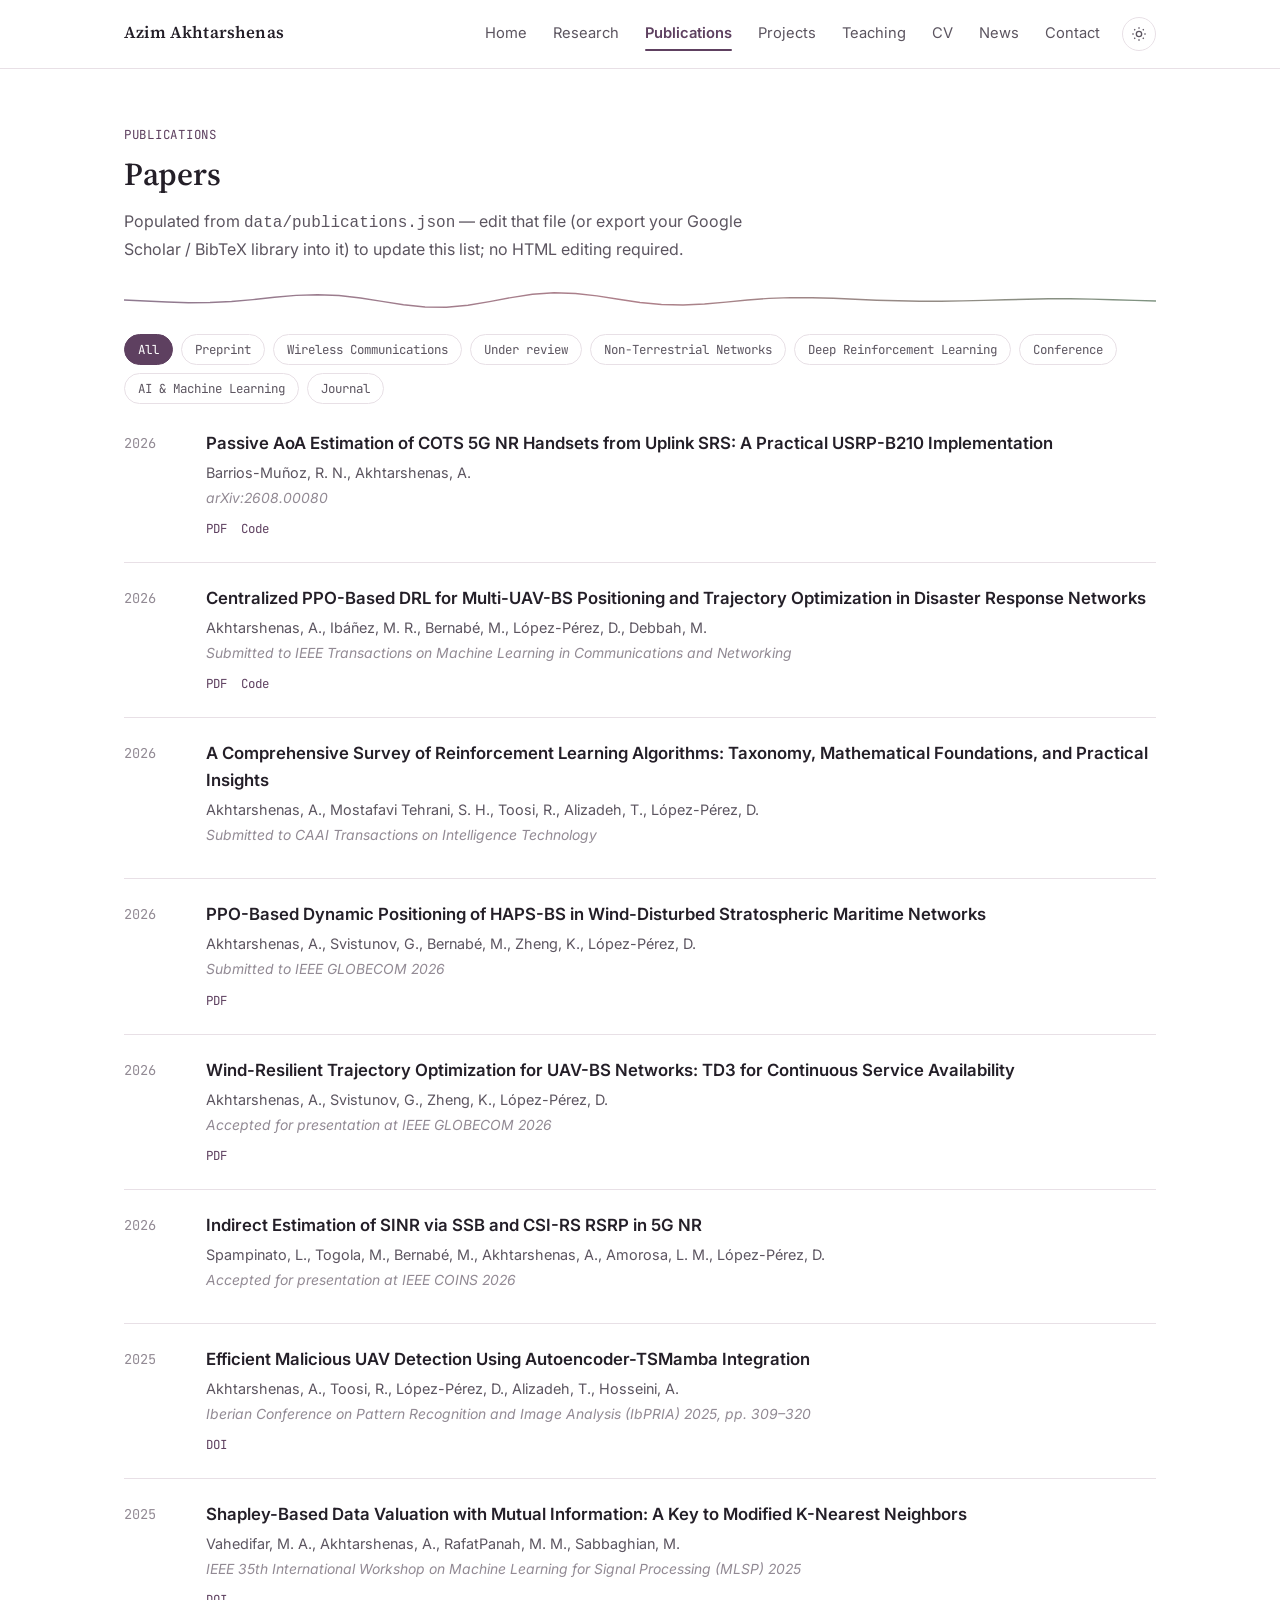
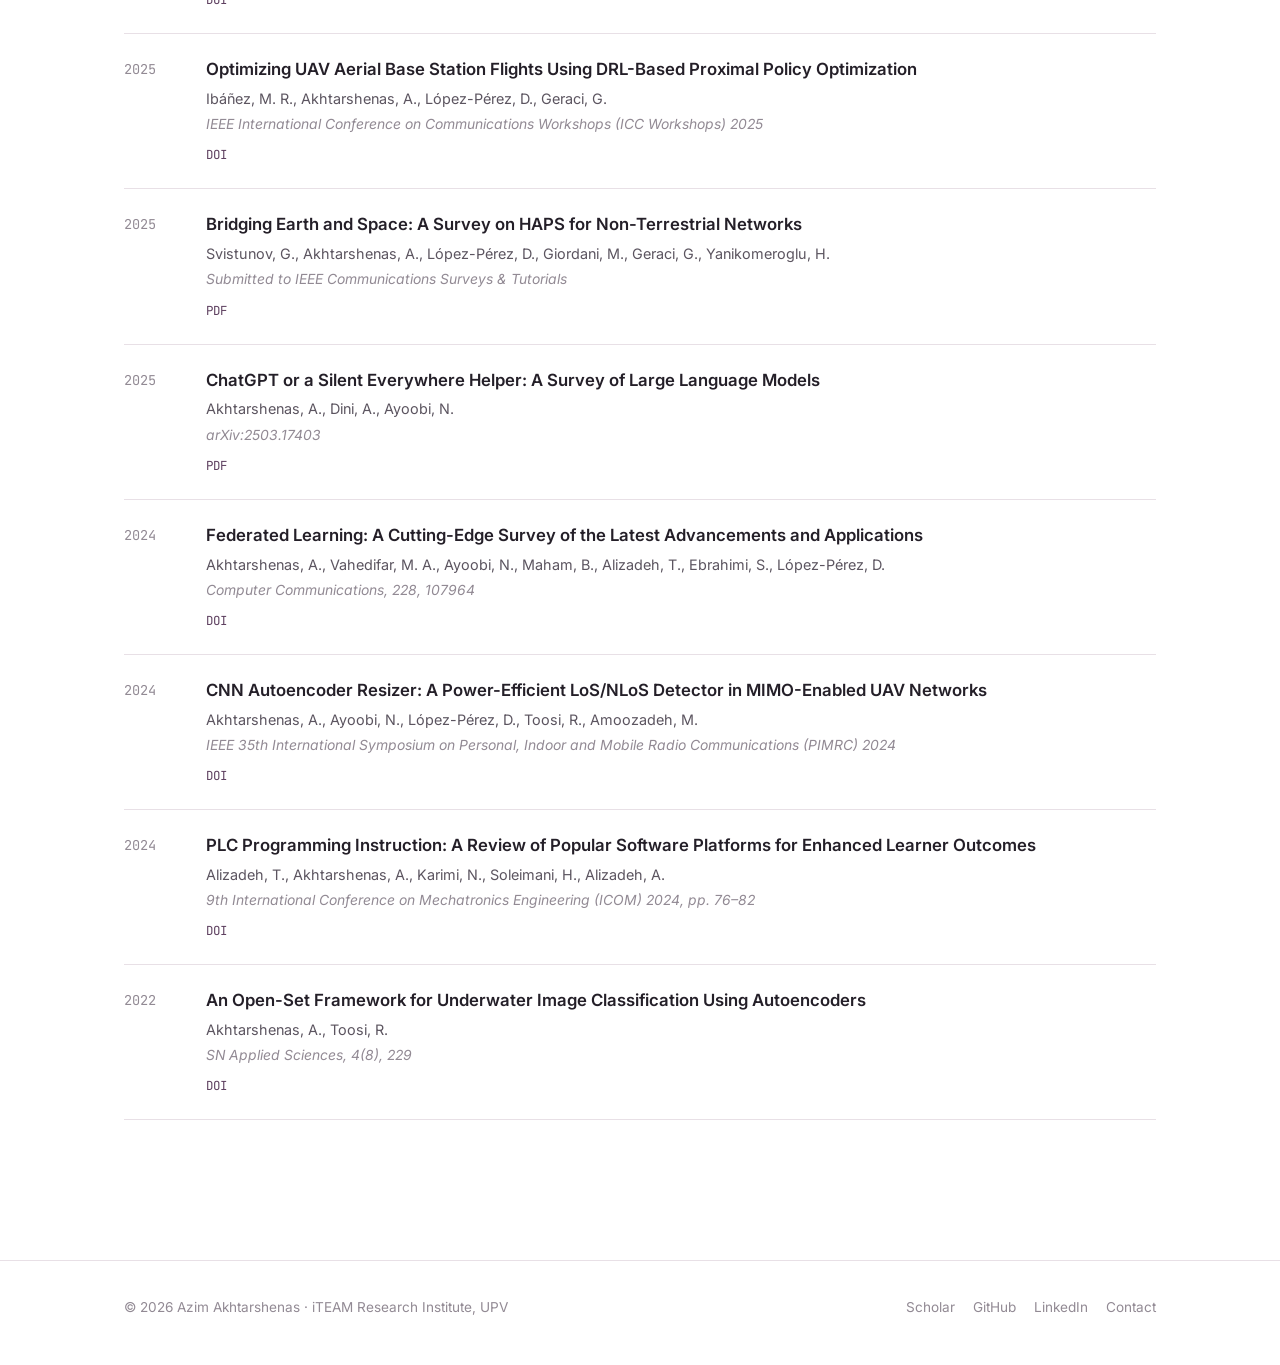
<file: publications.html>
<!DOCTYPE html>
<html lang="en">
<head>
<meta charset="UTF-8" />
<meta name="viewport" content="width=device-width, initial-scale=1.0" />
<title>Publications — Azim Akhtarshenas</title>
<link rel="preconnect" href="https://fonts.googleapis.com">
<link rel="preconnect" href="https://fonts.gstatic.com" crossorigin>
<link href="https://fonts.googleapis.com/css2?family=Source+Serif+4:opsz,wght@8..60,400;8..60,600;8..60,700&family=Inter:wght@400;500;600;700&family=JetBrains+Mono:wght@400;500&display=swap" rel="stylesheet">
<link rel="stylesheet" href="assets/css/style.css" />
</head>
<body>

<header class="site-header">
  <nav class="nav">
    <a class="nav-brand" href="index.html">Azim Akhtarshenas</a>
    <button class="nav-toggle" onclick="toggleNav()" aria-label="Toggle menu">
      <svg viewBox="0 0 24 24" width="22" height="22" fill="none" stroke="currentColor" stroke-width="2"><line x1="3" y1="6" x2="21" y2="6"/><line x1="3" y1="12" x2="21" y2="12"/><line x1="3" y1="18" x2="21" y2="18"/></svg>
    </button>
    <ul class="nav-links">
      <li><a href="index.html">Home</a></li>
      <li><a href="research.html">Research</a></li>
      <li><a href="publications.html">Publications</a></li>
      <li><a href="projects.html">Projects</a></li>
      <li><a href="teaching.html">Teaching</a></li>
      <li><a href="cv.html">CV</a></li>
      <li><a href="news.html">News</a></li>
      <li><a href="contact.html">Contact</a></li>
      <li>
        <button class="theme-toggle" onclick="toggleTheme()" aria-label="Toggle dark mode">
          <svg class="icon-sun" viewBox="0 0 24 24" fill="none" stroke="currentColor" stroke-width="2"><circle cx="12" cy="12" r="4"/><path d="M12 2v2M12 20v2M4.9 4.9l1.4 1.4M17.7 17.7l1.4 1.4M2 12h2M20 12h2M4.9 19.1l1.4-1.4M17.7 6.3l1.4-1.4"/></svg>
          <svg class="icon-moon" viewBox="0 0 24 24" fill="none" stroke="currentColor" stroke-width="2"><path d="M21 12.8A9 9 0 1 1 11.2 3 7 7 0 0 0 21 12.8Z"/></svg>
        </button>
      </li>
    </ul>
  </nav>
</header>

<main class="container">
  <div class="page-head">
    <span class="eyebrow">Publications</span>
    <h1>Papers</h1>
    <p class="lede">Populated from <code>data/publications.json</code> — edit that file (or export your Google
      Scholar / BibTeX library into it) to update this list; no HTML editing required.</p>
  </div>

  <svg class="waveform-divider" aria-hidden="true"></svg>

  <section class="section" style="padding-top: 20px;">
    <div class="pub-filter" id="pub-filter"></div>
    <div class="pub-list" id="pub-list">
      <p class="note">Loading publications…</p>
    </div>
  </section>
</main>

<footer class="site-footer">
  <div class="container footer-inner">
    <div>© <span id="year"></span> Azim Akhtarshenas · iTEAM Research Institute, UPV</div>
    <div class="footer-links">
      <a href="https://scholar.google.com/citations?user=5eCLyxwAAAAJ" target="_blank" rel="noopener">Scholar</a>
      <a href="https://github.com/aakhtarshenas" target="_blank" rel="noopener">GitHub</a>
      <a href="https://www.linkedin.com/in/azim-akhtarshenas-8499a5163/" target="_blank" rel="noopener">LinkedIn</a>
      <a href="contact.html">Contact</a>
    </div>
  </div>
</footer>

<script src="assets/js/main.js"></script>
<script>document.getElementById("year").textContent = new Date().getFullYear();</script>
</body>
</html>
</file>
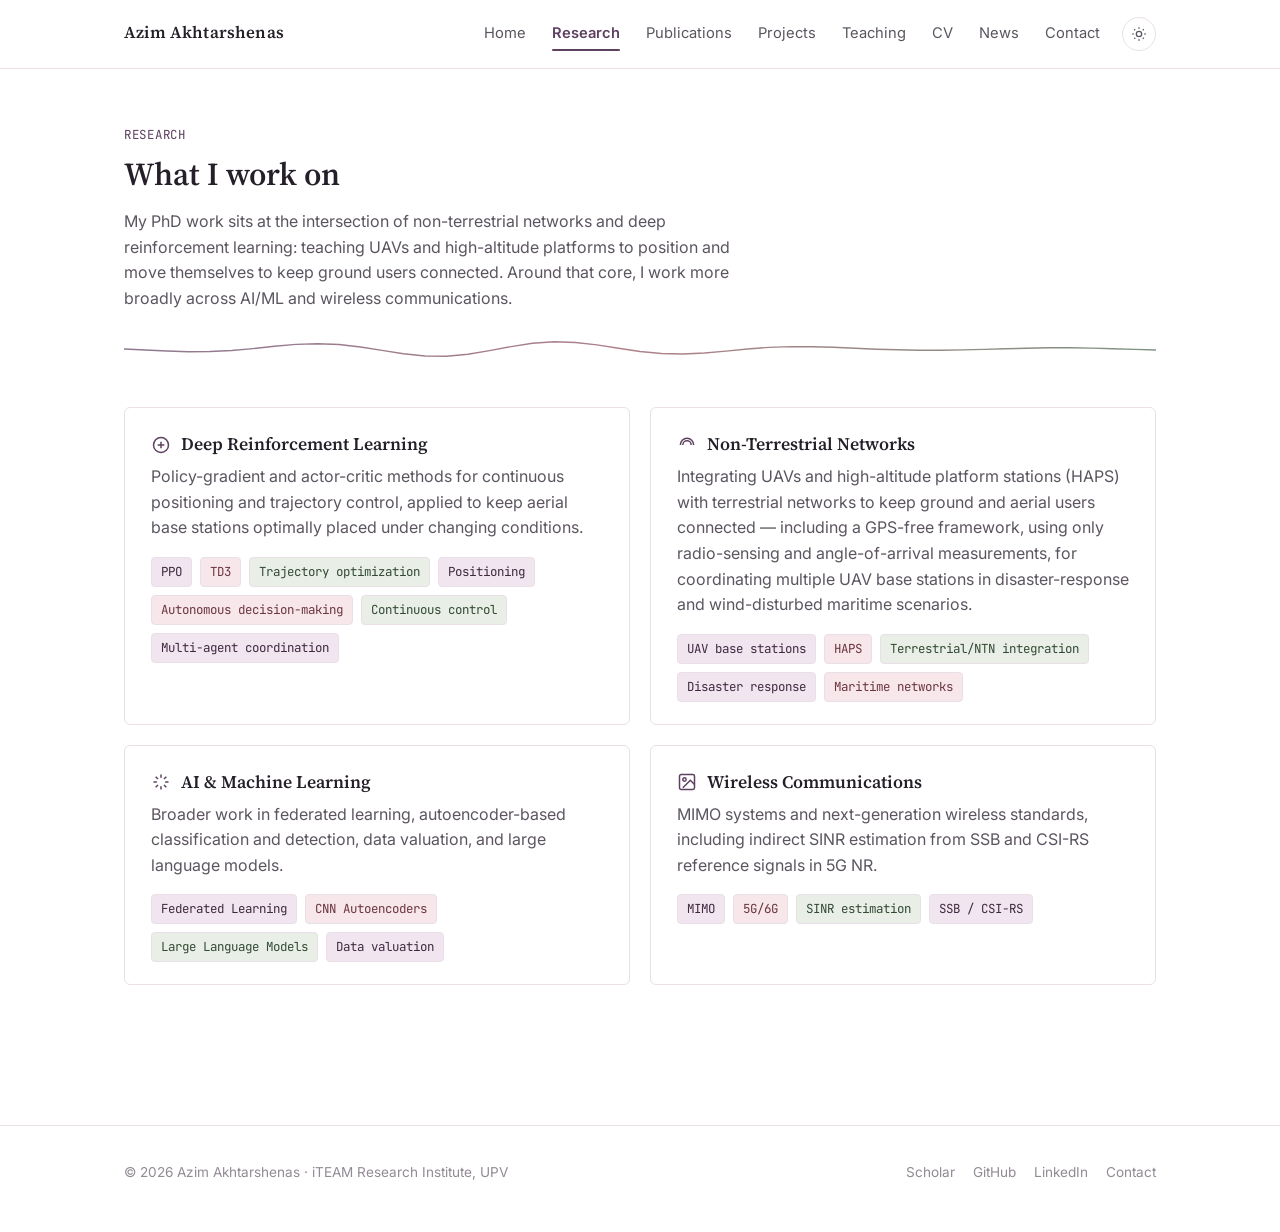
<file: research.html>
<!DOCTYPE html>
<html lang="en">
<head>
<meta charset="UTF-8" />
<meta name="viewport" content="width=device-width, initial-scale=1.0" />
<title>Research — Azim Akhtarshenas</title>
<link rel="preconnect" href="https://fonts.googleapis.com">
<link rel="preconnect" href="https://fonts.gstatic.com" crossorigin>
<link href="https://fonts.googleapis.com/css2?family=Source+Serif+4:opsz,wght@8..60,400;8..60,600;8..60,700&family=Inter:wght@400;500;600;700&family=JetBrains+Mono:wght@400;500&display=swap" rel="stylesheet">
<link rel="stylesheet" href="assets/css/style.css" />
</head>
<body>

<header class="site-header">
  <nav class="nav">
    <a class="nav-brand" href="index.html">Azim Akhtarshenas</a>
    <button class="nav-toggle" onclick="toggleNav()" aria-label="Toggle menu">
      <svg viewBox="0 0 24 24" width="22" height="22" fill="none" stroke="currentColor" stroke-width="2"><line x1="3" y1="6" x2="21" y2="6"/><line x1="3" y1="12" x2="21" y2="12"/><line x1="3" y1="18" x2="21" y2="18"/></svg>
    </button>
    <ul class="nav-links">
      <li><a href="index.html">Home</a></li>
      <li><a href="research.html">Research</a></li>
      <li><a href="publications.html">Publications</a></li>
      <li><a href="projects.html">Projects</a></li>
      <li><a href="teaching.html">Teaching</a></li>
      <li><a href="cv.html">CV</a></li>
      <li><a href="news.html">News</a></li>
      <li><a href="contact.html">Contact</a></li>
      <li>
        <button class="theme-toggle" onclick="toggleTheme()" aria-label="Toggle dark mode">
          <svg class="icon-sun" viewBox="0 0 24 24" fill="none" stroke="currentColor" stroke-width="2"><circle cx="12" cy="12" r="4"/><path d="M12 2v2M12 20v2M4.9 4.9l1.4 1.4M17.7 17.7l1.4 1.4M2 12h2M20 12h2M4.9 19.1l1.4-1.4M17.7 6.3l1.4-1.4"/></svg>
          <svg class="icon-moon" viewBox="0 0 24 24" fill="none" stroke="currentColor" stroke-width="2"><path d="M21 12.8A9 9 0 1 1 11.2 3 7 7 0 0 0 21 12.8Z"/></svg>
        </button>
      </li>
    </ul>
  </nav>
</header>

<main class="container">
  <div class="page-head">
    <span class="eyebrow">Research</span>
    <h1>What I work on</h1>
    <p class="lede">My PhD work sits at the intersection of non-terrestrial networks and deep reinforcement
      learning: teaching UAVs and high-altitude platforms to position and move themselves to keep ground
      users connected. Around that core, I work more broadly across AI/ML and wireless communications.</p>
  </div>

  <svg class="waveform-divider" aria-hidden="true"></svg>

  <section class="section">
    <div class="card-grid">
      <div class="card">
        <h3>
          <svg class="card-icon" viewBox="0 0 24 24" fill="none" stroke="currentColor" stroke-width="1.8"><circle cx="12" cy="12" r="9"/><path d="M8 12h8M12 8v8"/></svg>
          Deep Reinforcement Learning
        </h3>
        <p>Policy-gradient and actor-critic methods for continuous positioning and trajectory control,
          applied to keep aerial base stations optimally placed under changing conditions.</p>
        <ul>
          <li>PPO</li><li>TD3</li><li>Trajectory optimization</li><li>Positioning</li><li>Autonomous decision-making</li><li>Continuous control</li><li>Multi-agent coordination</li>
        </ul>
      </div>

      <div class="card">
        <h3>
          <svg class="card-icon" viewBox="0 0 24 24" fill="none" stroke="currentColor" stroke-width="1.8"><path d="M4 12a8 8 0 0 1 16 0M7 12a5 5 0 0 1 10 0M12 12v.01"/></svg>
          Non-Terrestrial Networks
        </h3>
        <p>Integrating UAVs and high-altitude platform stations (HAPS) with terrestrial networks to keep
          ground and aerial users connected — including a GPS-free framework, using only radio-sensing
          and angle-of-arrival measurements, for coordinating multiple UAV base stations in
          disaster-response and wind-disturbed maritime scenarios.</p>
        <ul>
          <li>UAV base stations</li><li>HAPS</li><li>Terrestrial/NTN integration</li><li>Disaster response</li><li>Maritime networks</li>
        </ul>
      </div>

      <div class="card">
        <h3>
          <svg class="card-icon" viewBox="0 0 24 24" fill="none" stroke="currentColor" stroke-width="1.8"><path d="M12 3v4M12 17v4M3 12h4M17 12h4M5.6 5.6l2.8 2.8M15.6 15.6l2.8 2.8M18.4 5.6l-2.8 2.8M8.4 15.6l-2.8 2.8"/></svg>
          AI &amp; Machine Learning
        </h3>
        <p>Broader work in federated learning, autoencoder-based classification and detection, data
          valuation, and large language models.</p>
        <ul>
          <li>Federated Learning</li><li>CNN Autoencoders</li><li>Large Language Models</li><li>Data valuation</li>
        </ul>
      </div>

      <div class="card">
        <h3>
          <svg class="card-icon" viewBox="0 0 24 24" fill="none" stroke="currentColor" stroke-width="1.8"><rect x="3" y="3" width="18" height="18" rx="2"/><circle cx="9" cy="9" r="2"/><path d="M21 15l-5-5-9 9"/></svg>
          Wireless Communications
        </h3>
        <p>MIMO systems and next-generation wireless standards, including indirect SINR estimation from
          SSB and CSI-RS reference signals in 5G NR.</p>
        <ul>
          <li>MIMO</li><li>5G/6G</li><li>SINR estimation</li><li>SSB / CSI-RS</li>
        </ul>
      </div>
    </div>
  </section>
</main>

<footer class="site-footer">
  <div class="container footer-inner">
    <div>© <span id="year"></span> Azim Akhtarshenas · iTEAM Research Institute, UPV</div>
    <div class="footer-links">
      <a href="https://scholar.google.com/citations?user=5eCLyxwAAAAJ" target="_blank" rel="noopener">Scholar</a>
      <a href="https://github.com/aakhtarshenas" target="_blank" rel="noopener">GitHub</a>
      <a href="https://www.linkedin.com/in/azim-akhtarshenas-8499a5163/" target="_blank" rel="noopener">LinkedIn</a>
      <a href="contact.html">Contact</a>
    </div>
  </div>
</footer>

<script src="assets/js/main.js"></script>
<script>document.getElementById("year").textContent = new Date().getFullYear();</script>
</body>
</html>
</file>
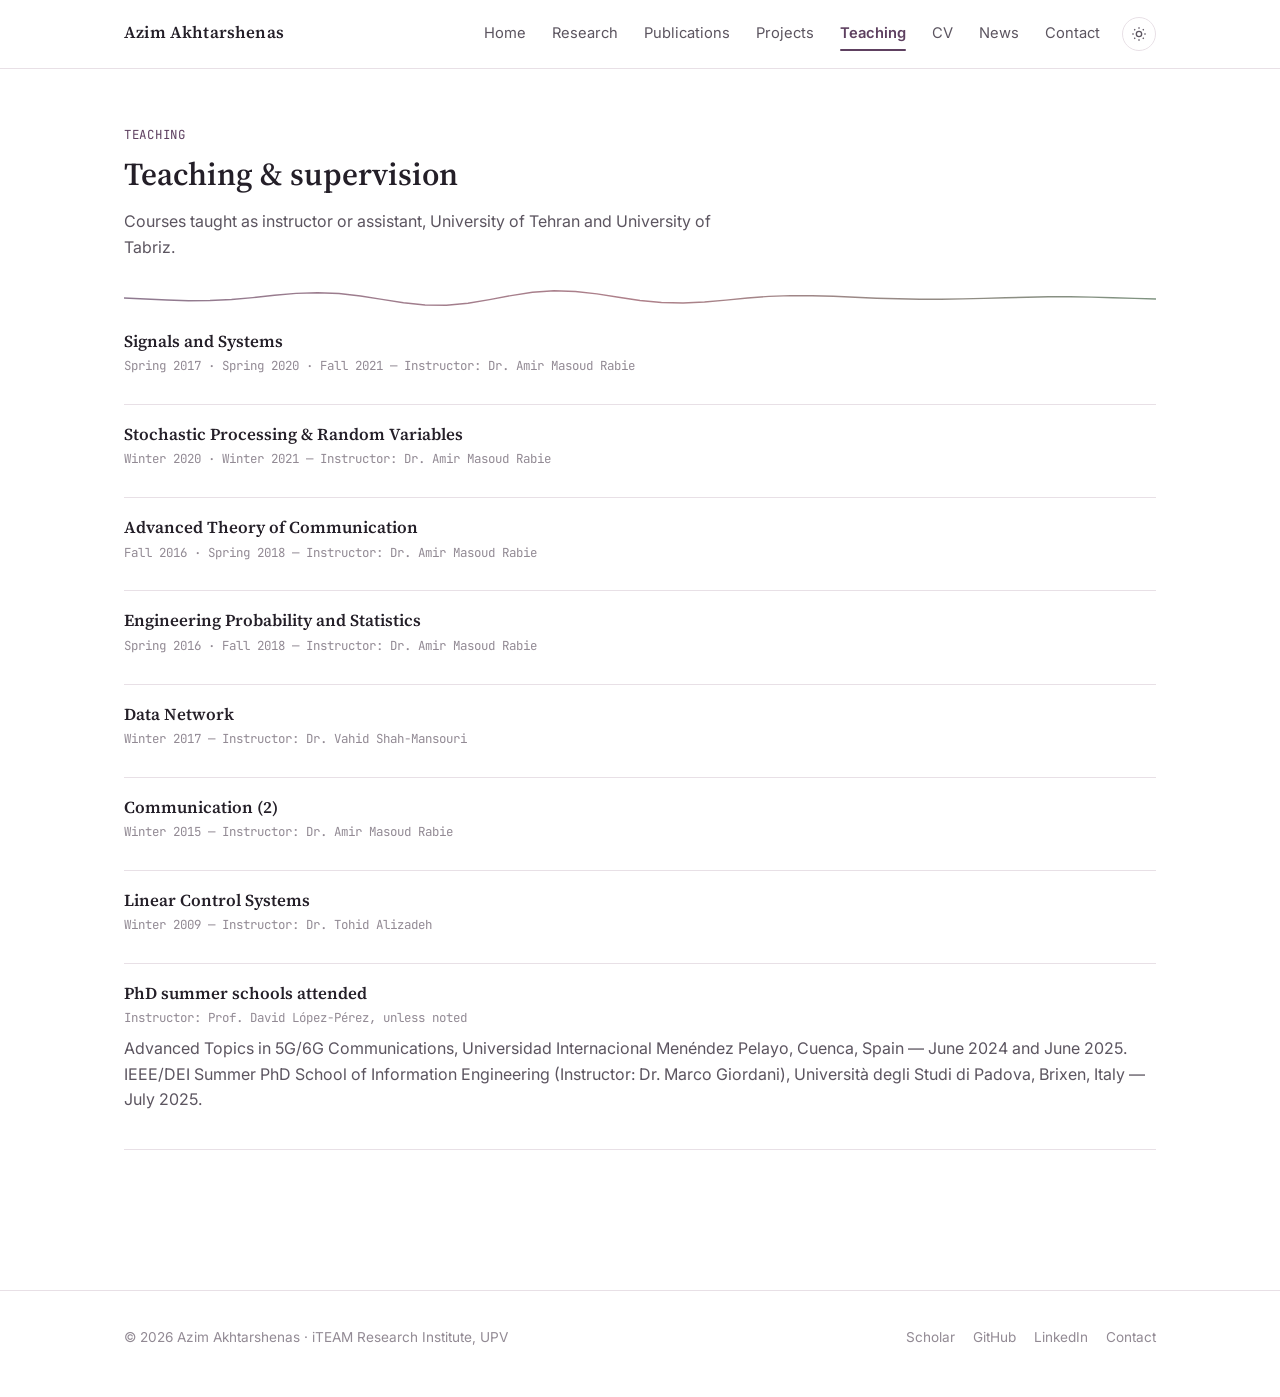
<file: teaching.html>
<!DOCTYPE html>
<html lang="en">
<head>
<meta charset="UTF-8" />
<meta name="viewport" content="width=device-width, initial-scale=1.0" />
<title>Teaching — Azim Akhtarshenas</title>
<link rel="preconnect" href="https://fonts.googleapis.com">
<link rel="preconnect" href="https://fonts.gstatic.com" crossorigin>
<link href="https://fonts.googleapis.com/css2?family=Source+Serif+4:opsz,wght@8..60,400;8..60,600;8..60,700&family=Inter:wght@400;500;600;700&family=JetBrains+Mono:wght@400;500&display=swap" rel="stylesheet">
<link rel="stylesheet" href="assets/css/style.css" />
</head>
<body>

<header class="site-header">
  <nav class="nav">
    <a class="nav-brand" href="index.html">Azim Akhtarshenas</a>
    <button class="nav-toggle" onclick="toggleNav()" aria-label="Toggle menu">
      <svg viewBox="0 0 24 24" width="22" height="22" fill="none" stroke="currentColor" stroke-width="2"><line x1="3" y1="6" x2="21" y2="6"/><line x1="3" y1="12" x2="21" y2="12"/><line x1="3" y1="18" x2="21" y2="18"/></svg>
    </button>
    <ul class="nav-links">
      <li><a href="index.html">Home</a></li>
      <li><a href="research.html">Research</a></li>
      <li><a href="publications.html">Publications</a></li>
      <li><a href="projects.html">Projects</a></li>
      <li><a href="teaching.html">Teaching</a></li>
      <li><a href="cv.html">CV</a></li>
      <li><a href="news.html">News</a></li>
      <li><a href="contact.html">Contact</a></li>
      <li>
        <button class="theme-toggle" onclick="toggleTheme()" aria-label="Toggle dark mode">
          <svg class="icon-sun" viewBox="0 0 24 24" fill="none" stroke="currentColor" stroke-width="2"><circle cx="12" cy="12" r="4"/><path d="M12 2v2M12 20v2M4.9 4.9l1.4 1.4M17.7 17.7l1.4 1.4M2 12h2M20 12h2M4.9 19.1l1.4-1.4M17.7 6.3l1.4-1.4"/></svg>
          <svg class="icon-moon" viewBox="0 0 24 24" fill="none" stroke="currentColor" stroke-width="2"><path d="M21 12.8A9 9 0 1 1 11.2 3 7 7 0 0 0 21 12.8Z"/></svg>
        </button>
      </li>
    </ul>
  </nav>
</header>

<main class="container">
  <div class="page-head">
    <span class="eyebrow">Teaching</span>
    <h1>Teaching &amp; supervision</h1>
    <p class="lede">Courses taught as instructor or assistant, University of Tehran and University of Tabriz.</p>
  </div>

  <svg class="waveform-divider" aria-hidden="true"></svg>

  <section class="section" style="padding-top:20px;">

    <div class="teach-item">
      <h3>Signals and Systems</h3>
      <div class="teach-meta">Spring 2017 · Spring 2020 · Fall 2021 — Instructor: Dr. Amir Masoud Rabie</div>
    </div>

    <div class="teach-item">
      <h3>Stochastic Processing &amp; Random Variables</h3>
      <div class="teach-meta">Winter 2020 · Winter 2021 — Instructor: Dr. Amir Masoud Rabie</div>
    </div>

    <div class="teach-item">
      <h3>Advanced Theory of Communication</h3>
      <div class="teach-meta">Fall 2016 · Spring 2018 — Instructor: Dr. Amir Masoud Rabie</div>
    </div>

    <div class="teach-item">
      <h3>Engineering Probability and Statistics</h3>
      <div class="teach-meta">Spring 2016 · Fall 2018 — Instructor: Dr. Amir Masoud Rabie</div>
    </div>

    <div class="teach-item">
      <h3>Data Network</h3>
      <div class="teach-meta">Winter 2017 — Instructor: Dr. Vahid Shah-Mansouri</div>
    </div>

    <div class="teach-item">
      <h3>Communication (2)</h3>
      <div class="teach-meta">Winter 2015 — Instructor: Dr. Amir Masoud Rabie</div>
    </div>

    <div class="teach-item">
      <h3>Linear Control Systems</h3>
      <div class="teach-meta">Winter 2009 — Instructor: Dr. Tohid Alizadeh</div>
    </div>

    <div class="teach-item">
      <h3>PhD summer schools attended</h3>
      <div class="teach-meta">Instructor: Prof. David López-Pérez, unless noted</div>
      <p>Advanced Topics in 5G/6G Communications, Universidad Internacional Menéndez Pelayo, Cuenca,
        Spain — June 2024 and June 2025. IEEE/DEI Summer PhD School of Information Engineering
        (Instructor: Dr. Marco Giordani), Università degli Studi di Padova, Brixen, Italy — July 2025.</p>
    </div>

  </section>
</main>

<footer class="site-footer">
  <div class="container footer-inner">
    <div>© <span id="year"></span> Azim Akhtarshenas · iTEAM Research Institute, UPV</div>
    <div class="footer-links">
      <a href="https://scholar.google.com/citations?user=5eCLyxwAAAAJ" target="_blank" rel="noopener">Scholar</a>
      <a href="https://github.com/aakhtarshenas" target="_blank" rel="noopener">GitHub</a>
      <a href="https://www.linkedin.com/in/azim-akhtarshenas-8499a5163/" target="_blank" rel="noopener">LinkedIn</a>
      <a href="contact.html">Contact</a>
    </div>
  </div>
</footer>

<script src="assets/js/main.js"></script>
<script>document.getElementById("year").textContent = new Date().getFullYear();</script>
</body>
</html>
</file>
<file: assets/css/style.css>
/* ==========================================================================
   Azim Akhtarshenas — academic site
   Design tokens
   ========================================================================== */

:root {
  /* -- palette (light) — dusty plum, rose, sage -- */
  --bg: #ffffff;
  --bg-raised: #ffffff;
  --bg-sunken: #f6f6f6;
  --ink: #241f28;
  --ink-soft: #5c5560;
  --ink-faint: #928a94;
  --hairline: #e8e0e6;
  --blue: #5e4060;
  --blue-deep: #40293f;
  --blue-soft: #8a6b8c;
  --blue-wash: #f1e6f0;
  --accent-line: #5e4060;
  --rose: #8c4a58;
  --rose-deep: #6b3540;
  --rose-wash: #f7e7ea;
  --sage: #47654a;
  --sage-deep: #324a34;
  --tue-red: #e10000;
  --tue-red-deep: #b80000;
  --tue-red-glow: rgba(225, 0, 0, 0.35);
  --sage-wash: #e9efe6;
  --shadow: 0 1px 2px rgba(64, 41, 63, 0.07), 0 8px 24px rgba(64, 41, 63, 0.07);

  /* -- type -- */
  --font-display: "Source Serif 4", "Iowan Old Style", Georgia, serif;
  --font-body: "Inter", -apple-system, BlinkMacSystemFont, "Segoe UI", sans-serif;
  --font-mono: "JetBrains Mono", "SF Mono", Menlo, monospace;

  --radius: 3px;
  --max-w: 1080px;
}

html[data-theme="dark"] {
  --bg: #17131a;
  --bg-raised: #1f1922;
  --bg-sunken: #120e15;
  --ink: #f1eaf0;
  --ink-soft: #cabec8;
  --ink-faint: #8c7f8a;
  --hairline: #362e37;
  --blue: #d3a8d6;
  --blue-deep: #e6cae8;
  --blue-soft: #ab84ac;
  --blue-wash: #2c2130;
  --accent-line: #d3a8d6;
  --rose: #d99aa5;
  --rose-deep: #e8bcc4;
  --rose-wash: #302127;
  --sage: #9dc2a0;
  --sage-deep: #c1ddc3;
  --tue-red: #e10000;
  --tue-red-deep: #ff2a2a;
  --tue-red-glow: rgba(255, 60, 60, 0.45);
  --sage-wash: #1b2a1e;
  --shadow: 0 1px 2px rgba(0, 0, 0, 0.3), 0 8px 24px rgba(0, 0, 0, 0.35);
}

* { box-sizing: border-box; }

html {
  scroll-behavior: smooth;
}

@media (prefers-reduced-motion: reduce) {
  html { scroll-behavior: auto; }
  *, *::before, *::after { animation-duration: 0.001ms !important; transition-duration: 0.001ms !important; }
}

body {
  margin: 0;
  background: var(--bg);
  color: var(--ink);
  font-family: var(--font-body);
  font-size: 16px;
  line-height: 1.6;
  -webkit-font-smoothing: antialiased;
  transition: background 0.2s ease, color 0.2s ease;
}

a { color: var(--blue); text-decoration: none; }
a:hover { text-decoration: underline; }

:focus-visible {
  outline: 2px solid var(--blue);
  outline-offset: 2px;
}

h1, h2, h3, h4 {
  font-family: var(--font-display);
  color: var(--ink);
  font-weight: 600;
  line-height: 1.2;
  margin: 0 0 0.5em;
}

p { margin: 0 0 1em; color: var(--ink-soft); }

.container {
  max-width: var(--max-w);
  margin: 0 auto;
  padding: 0 24px;
}

/* ---------- Signature motif: waveform divider ----------
   A thin sine/pulse trace, standing in for an RF signal —
   used as a section divider instead of a generic <hr>. */
.waveform-divider {
  display: block;
  width: 100%;
  height: 28px;
  margin: 0 auto;
}
.waveform-divider path {
  fill: none;
  stroke: url(#waveform-gradient);
  stroke-width: 1.4;
  opacity: 0.7;
}

/* ---------- Header / nav ---------- */
.site-header {
  position: sticky;
  top: 0;
  z-index: 50;
  background: rgba(255, 255, 255, 0.86);
  backdrop-filter: saturate(180%) blur(10px);
  border-bottom: 1px solid var(--hairline);
}
html[data-theme="dark"] .site-header {
  background: rgba(15, 22, 33, 0.86);
}
.nav {
  display: flex;
  align-items: center;
  justify-content: space-between;
  max-width: var(--max-w);
  margin: 0 auto;
  padding: 14px 24px;
}
.nav-brand {
  font-family: var(--font-display);
  font-weight: 600;
  font-size: 1.05rem;
  color: var(--ink);
  letter-spacing: 0.01em;
}
.nav-brand:hover { text-decoration: none; color: var(--blue); }
.nav-links {
  display: flex;
  gap: 2px;
  list-style: none;
  margin: 0;
  padding: 0;
  align-items: center;
}
.nav-links a {
  display: inline-block;
  color: var(--ink-soft);
  font-size: 0.92rem;
  padding: 8px 12px;
  border-radius: var(--radius);
  position: relative;
}
.nav-links a:hover { color: var(--blue); text-decoration: none; background: var(--blue-wash); }
.nav-links a.active { color: var(--blue); font-weight: 600; }
.nav-links a.active::after {
  content: "";
  position: absolute;
  left: 12px; right: 12px; bottom: 3px;
  height: 2px;
  background: var(--accent-line);
  border-radius: 2px;
}
.nav-toggle {
  display: none;
  background: none; border: none; cursor: pointer;
  color: var(--ink); padding: 8px;
}
.theme-toggle {
  background: none;
  border: 1px solid var(--hairline);
  border-radius: 999px;
  width: 34px; height: 34px;
  display: inline-flex; align-items: center; justify-content: center;
  cursor: pointer;
  color: var(--ink-soft);
  margin-left: 8px;
}
.theme-toggle:hover { border-color: var(--blue); color: var(--blue); }
.theme-toggle svg { width: 16px; height: 16px; }
.theme-toggle .icon-moon { display: none; }
html[data-theme="dark"] .theme-toggle .icon-sun { display: none; }
html[data-theme="dark"] .theme-toggle .icon-moon { display: inline-block; }

@media (max-width: 820px) {
  .nav-toggle { display: inline-flex; align-items: center; }
  .nav-links {
    position: fixed;
    top: 61px; left: 0; right: 0;
    flex-direction: column;
    align-items: stretch;
    background: var(--bg);
    border-bottom: 1px solid var(--hairline);
    padding: 8px 24px 16px;
    display: none;
    box-shadow: var(--shadow);
  }
  .nav-links.open { display: flex; }
  .nav-links a { padding: 12px 8px; }
}

/* ---------- Footer ---------- */
.site-footer {
  border-top: 1px solid var(--hairline);
  margin-top: 96px;
  padding: 36px 0 48px;
}
.footer-inner {
  display: flex; flex-wrap: wrap; gap: 12px 28px;
  justify-content: space-between; align-items: center;
  font-size: 0.85rem; color: var(--ink-faint);
}
.footer-links { display: flex; gap: 18px; flex-wrap: wrap; }
.footer-links a { color: var(--ink-faint); }
.footer-links a:hover { color: var(--blue); }

/* ---------- Hero (home) ---------- */
.hero {
  padding: 72px 0 40px;
  position: relative;
  overflow: hidden;
}
.hero-art {
  position: absolute;
  top: 50%;
  right: -40px;
  transform: translateY(-50%);
  width: min(58vw, 760px);
  height: auto;
  color: var(--blue);
  opacity: 0.1;
  pointer-events: none;
  z-index: 0;
}
html[data-theme="dark"] .hero-art { opacity: 0.16; }
.hero-grid {
  position: relative;
  z-index: 1;
}

/* ---------- Ambient flying drones (hero background) ---------- */
.drone-fly {
  opacity: 0;
  transform-box: fill-box;
  transform-origin: center;
}
.drone-fly-a {
  color: var(--rose);
  animation: drone-fly-a 26s linear infinite;
}
.drone-fly-b {
  color: var(--sage);
  animation: drone-fly-b 34s linear infinite -9s;
}
@keyframes drone-fly-a {
  0%   { transform: translate(-60px, 380px) scale(0.6) rotate(-4deg); opacity: 0; }
  8%   { opacity: 0.22; }
  50%  { transform: translate(420px, 70px) scale(0.85) rotate(3deg); }
  92%  { opacity: 0.22; }
  100% { transform: translate(880px, -50px) scale(1) rotate(-2deg); opacity: 0; }
}
@keyframes drone-fly-b {
  0%   { transform: translate(860px, 130px) scale(0.7) rotate(4deg); opacity: 0; }
  8%   { opacity: 0.18; }
  50%  { transform: translate(380px, 350px) scale(0.9) rotate(-3deg); }
  92%  { opacity: 0.18; }
  100% { transform: translate(-80px, 410px) scale(0.6) rotate(2deg); opacity: 0; }
}
.hero-grid {
  display: grid;
  grid-template-columns: minmax(300px, 400px) 1fr;
  gap: 52px;
  align-items: center;
}
.hero-photo {
  width: 100%; max-width: 400px; height: auto;
  aspect-ratio: 1 / 1;
  border-radius: 18px;
  object-fit: contain;
  background: var(--bg-sunken);
  border: 4px solid #fff;
  box-shadow: 0 0 0 2px var(--rose, #c98a9b), 0 18px 48px rgba(110, 60, 110, 0.28);
}
.eyebrow {
  font-family: var(--font-mono);
  font-size: 0.78rem;
  letter-spacing: 0.06em;
  text-transform: uppercase;
  color: var(--blue);
  margin-bottom: 10px;
  display: block;
}
.hero h1 {
  font-size: 2.5rem;
  margin-bottom: 6px;
}
.hero .role {
  font-size: 1.05rem;
  color: var(--ink-soft);
  margin-bottom: 4px;
}
.hero .affil {
  font-size: 0.98rem;
  color: var(--ink-faint);
  margin-bottom: 14px;
}
.hero .affil a { color: var(--ink-faint); text-decoration: underline; }

/* ---------- Current position pill (TU/e research intern) ---------- */
.hero .intern { margin: 8px 0 10px; }
.hero .intern a {
  display: inline-flex;
  align-items: center;
  gap: 9px;
  padding: 6px 16px 6px 12px;
  border: 1px solid var(--tue-red);
  border-radius: 999px;
  background: var(--tue-red);
  color: #ffffff;
  font-size: 0.95rem;
  font-weight: 600;
  letter-spacing: 0.01em;
  text-decoration: none;
  box-shadow: 0 2px 10px var(--tue-red-glow);
  transition: transform 0.2s ease, box-shadow 0.2s ease, background 0.2s ease;
}
.hero .intern a:hover {
  text-decoration: none;
  background: var(--tue-red-deep);
  border-color: var(--tue-red-deep);
  transform: translateY(-1px);
  box-shadow: 0 6px 18px var(--tue-red-glow);
}
.intern-dot {
  position: relative;
  width: 9px;
  height: 9px;
  border-radius: 50%;
  background: #ffffff;
  flex: none;
}
.intern-dot::after {
  content: "";
  position: absolute;
  inset: 0;
  border-radius: 50%;
  background: #ffffff;
  animation: intern-pulse 2.2s ease-out infinite;
}
@keyframes intern-pulse {
  0%   { transform: scale(1);   opacity: 0.7; }
  100% { transform: scale(2.8); opacity: 0; }
}
@media (max-width: 700px) {
  .hero .intern a { font-size: 0.88rem; text-align: left; }
}
.tag-row {
  display: flex; flex-wrap: wrap; gap: 8px;
  margin-top: 12px;
}
.tag {
  font-family: var(--font-mono);
  font-size: 0.75rem;
  color: var(--blue-deep);
  background: var(--blue-wash);
  border: 1px solid var(--hairline);
  padding: 4px 10px;
  border-radius: 999px;
}
.tag-row .tag:nth-child(3n+2) { color: var(--rose-deep); background: var(--rose-wash); }
.tag-row .tag:nth-child(3n+3) { color: var(--sage-deep); background: var(--sage-wash); }

@media (max-width: 700px) {
  .hero-grid { grid-template-columns: 1fr; text-align: center; }
  .hero-photo { width: 100%; max-width: 340px; margin: 0 auto; }
  .tag-row, .btn-row { justify-content: center; }
  .hero h1 { font-size: 2rem; }
  .hero-art { display: none; }
}

/* ---------- Buttons ---------- */
.btn-row { display: flex; flex-wrap: wrap; gap: 10px; margin-top: 22px; }
.btn {
  display: inline-flex; align-items: center; gap: 8px;
  font-size: 0.88rem; font-weight: 500;
  padding: 9px 16px;
  border-radius: var(--radius);
  border: 1px solid var(--hairline);
  color: var(--ink);
  background: var(--bg-raised);
}
.btn:hover { text-decoration: none; border-color: var(--blue); color: var(--blue); }
.btn-primary {
  background: var(--blue);
  border-color: var(--blue);
  color: #fff;
}
.btn-primary:hover { background: var(--blue-deep); border-color: var(--blue-deep); color: #fff; }
.btn svg { width: 15px; height: 15px; }

/* ---------- Sections ---------- */
.section { padding: 44px 0; }
.section-head { margin-bottom: 28px; }
.section-head .eyebrow { margin-bottom: 4px; }
.section-head h2 { font-size: 1.6rem; }
.section-head p.lede { max-width: 640px; }

/* ---------- Bio ---------- */
.bio { max-width: 720px; font-size: 1rem; }
.bio p { color: var(--ink); }

/* ---------- Research cards ---------- */
.card-grid {
  display: grid;
  grid-template-columns: repeat(2, 1fr);
  gap: 20px;
}
@media (max-width: 700px) { .card-grid { grid-template-columns: 1fr; } }

.card {
  border: 1px solid var(--hairline);
  border-radius: 6px;
  background: var(--bg-raised);
  padding: 26px 26px 22px;
  transition: box-shadow 0.15s ease, transform 0.15s ease;
}
.card:hover { box-shadow: var(--shadow); transform: translateY(-2px); }
.card h3 {
  font-size: 1.1rem;
  display: flex; align-items: center; gap: 10px;
}
.card-icon {
  width: 20px; height: 20px;
  color: var(--blue);
  flex: none;
}
.card ul {
  margin: 12px 0 0;
  padding: 0;
  list-style: none;
  display: flex; flex-wrap: wrap; gap: 8px;
}
.card ul li {
  font-family: var(--font-mono);
  font-size: 0.78rem;
  color: var(--blue-deep);
  background: var(--blue-wash);
  border: 1px solid var(--hairline);
  padding: 4px 9px;
  border-radius: 4px;
}
.card ul li:nth-child(3n+2) { color: var(--rose-deep); background: var(--rose-wash); }
.card ul li:nth-child(3n+3) { color: var(--sage-deep); background: var(--sage-wash); }

/* ---------- Publications ---------- */
.pub-filter {
  display: flex; flex-wrap: wrap; gap: 8px;
  margin-bottom: 26px;
}
.pub-filter button {
  font-family: var(--font-mono);
  font-size: 0.78rem;
  padding: 6px 13px;
  border-radius: 999px;
  border: 1px solid var(--hairline);
  background: var(--bg-raised);
  color: var(--ink-soft);
  cursor: pointer;
}
.pub-filter button:hover { border-color: var(--blue); color: var(--blue); }
.pub-filter button.active { background: var(--blue); border-color: var(--blue); color: #fff; }

.pub-list { display: flex; flex-direction: column; gap: 0; }
.pub-item {
  padding: 22px 0;
  border-bottom: 1px solid var(--hairline);
  display: grid;
  grid-template-columns: 64px 1fr;
  gap: 18px;
}
.pub-item:first-child { padding-top: 0; }
.pub-year {
  font-family: var(--font-mono);
  color: var(--ink-faint);
  font-size: 0.85rem;
  padding-top: 3px;
}
.pub-title { font-size: 1.05rem; margin-bottom: 4px; color: var(--ink); font-weight: 600; }
.pub-authors { font-size: 0.9rem; color: var(--ink-soft); margin-bottom: 3px; }
.pub-venue { font-size: 0.87rem; color: var(--ink-faint); font-style: italic; margin-bottom: 10px; }
.pub-links { display: flex; gap: 14px; flex-wrap: wrap; }
.pub-links a {
  font-family: var(--font-mono);
  font-size: 0.78rem;
  color: var(--blue);
  border-bottom: 1px solid transparent;
}
.pub-links a:hover { border-bottom-color: var(--blue); text-decoration: none; }
@media (max-width: 600px) {
  .pub-item { grid-template-columns: 1fr; gap: 4px; }
}

/* ---------- Projects ---------- */
.project-grid {
  display: grid;
  grid-template-columns: repeat(2, 1fr);
  gap: 26px;
}
@media (max-width: 760px) { .project-grid { grid-template-columns: 1fr; } }
.project-card {
  border: 1px solid var(--hairline);
  border-radius: 6px;
  overflow: hidden;
  background: var(--bg-raised);
}
.project-media {
  width: 100%; aspect-ratio: 4/5;
  background: var(--bg-sunken);
  display: flex; align-items: center; justify-content: center;
  color: var(--ink-faint);
  font-family: var(--font-mono); font-size: 0.78rem;
  border-bottom: 1px solid var(--hairline);
  overflow: hidden;
}
.project-media img { width: 100%; height: 100%; object-fit: cover; }
.project-body { padding: 20px 22px 22px; }
.project-body h3 { font-size: 1.08rem; margin-bottom: 8px; }
.project-body p { font-size: 0.92rem; margin-bottom: 12px; }
.project-card--wide { grid-column: 1 / -1; }
.gif-grid {
  display: grid;
  grid-template-columns: repeat(4, 1fr);
  gap: 12px;
  margin: 4px 0 4px;
}
@media (max-width: 760px) { .gif-grid { grid-template-columns: repeat(2, 1fr); } }
.gif-grid figure {
  margin: 0;
  border: 1px solid var(--hairline);
  border-radius: 6px;
  overflow: hidden;
  background: var(--bg-sunken);
}
.gif-grid img {
  display: block;
  width: 100%;
  aspect-ratio: 1 / 1;
  object-fit: cover;
  background: var(--bg-sunken);
}
.gif-grid figcaption {
  font-family: var(--font-mono);
  font-size: 0.7rem;
  color: var(--ink-soft);
  text-align: center;
  padding: 6px 4px;
  border-top: 1px solid var(--hairline);
}
.chip-row { display: flex; flex-wrap: wrap; gap: 6px; margin-bottom: 12px; }

/* ---------- Scroll-reveal animation ---------- */
.reveal {
  opacity: 0;
  transform: translateY(18px);
  transition: opacity 0.6s ease, transform 0.6s ease;
}
.reveal.is-visible {
  opacity: 1;
  transform: none;
}

/* ---------- Image hover zoom ---------- */
.project-media img,
.hero-photo {
  transition: transform 0.45s ease;
}
.project-card:hover .project-media img {
  transform: scale(1.06);
}
.hero-photo:hover {
  transform: scale(1.03);
}

/* ---------- GIF gallery page ---------- */
.gif-pair { margin-bottom: 40px; }
.gif-pair h2 { font-size: 1.15rem; margin-bottom: 12px; }
.gif-pair-row {
  display: grid;
  grid-template-columns: 1fr 1fr;
  gap: 20px;
}
@media (max-width: 640px) { .gif-pair-row { grid-template-columns: 1fr; } }
.gif-pair-row figure {
  margin: 0;
  border: 1px solid var(--hairline);
  border-radius: 6px;
  overflow: hidden;
  background: var(--bg-sunken);
}
.gif-pair-row img {
  display: block;
  width: 100%;
  height: auto;
  background: var(--bg-sunken);
}
.gif-pair-row figcaption {
  font-family: var(--font-mono);
  font-size: 0.78rem;
  color: var(--ink-soft);
  text-align: center;
  padding: 8px 4px;
  border-top: 1px solid var(--hairline);
}
.chip {
  font-family: var(--font-mono); font-size: 0.72rem;
  color: var(--blue-deep); background: var(--blue-wash);
  border: 1px solid var(--hairline);
  padding: 3px 8px; border-radius: 4px;
}
.chip-row .chip:nth-child(3n+2) { color: var(--rose-deep); background: var(--rose-wash); }
.chip-row .chip:nth-child(3n+3) { color: var(--sage-deep); background: var(--sage-wash); }

/* ---------- News ---------- */
.news-list { position: relative; }
.news-year {
  font-family: var(--font-mono);
  color: var(--blue);
  font-size: 0.9rem;
  margin: 30px 0 10px;
  letter-spacing: 0.04em;
}
.news-year:first-child { margin-top: 0; }
.news-item {
  display: grid;
  grid-template-columns: 96px 1fr;
  gap: 16px;
  padding: 12px 0;
  border-bottom: 1px solid var(--hairline);
}
.news-item:last-child { border-bottom: none; }
.news-date { font-family: var(--font-mono); font-size: 0.78rem; color: var(--ink-faint); padding-top: 2px; }
.news-text { color: var(--ink); font-size: 0.95rem; }
.news-text a { font-weight: 500; }

/* ---------- Teaching ---------- */
.teach-item {
  border-bottom: 1px solid var(--hairline);
  padding: 20px 0;
}
.teach-item:first-child { padding-top: 0; }
.teach-item h3 { font-size: 1.05rem; margin-bottom: 4px; }
.teach-meta { font-family: var(--font-mono); font-size: 0.78rem; color: var(--ink-faint); margin-bottom: 8px; }

/* ---------- CV ---------- */
.cv-embed {
  width: 100%;
  height: 900px;
  border: 1px solid var(--hairline);
  border-radius: 6px;
  background: var(--bg-sunken);
}
@media (max-width: 700px) { .cv-embed { height: 560px; } }
.cv-fallback {
  padding: 18px;
  font-size: 0.9rem;
  color: var(--ink-soft);
}

/* ---------- Contact ---------- */
.contact-grid {
  display: grid;
  grid-template-columns: 1fr 1fr;
  gap: 40px;
}
@media (max-width: 700px) { .contact-grid { grid-template-columns: 1fr; } }
.contact-list { list-style: none; padding: 0; margin: 0; }
.contact-list li {
  display: flex; gap: 12px; align-items: flex-start;
  padding: 10px 0;
  border-bottom: 1px solid var(--hairline);
  font-size: 0.95rem;
}
.contact-list li svg { width: 17px; height: 17px; color: var(--blue); flex: none; margin-top: 2px; }
.map-frame {
  width: 100%; height: 260px; border: 1px solid var(--hairline);
  border-radius: 6px; filter: grayscale(0.15);
}

/* ---------- Contact form card ---------- */
.contact-form-card {
  border-radius: 10px;
  padding: 28px;
  color: #fff;
  background: linear-gradient(150deg, var(--blue-deep) 0%, var(--blue) 45%, var(--rose) 100%);
  box-shadow: var(--shadow);
}
.contact-form-card h3 {
  color: #fff;
  font-size: 1.2rem;
  margin-bottom: 6px;
}
.contact-form-card > p {
  color: rgba(255, 255, 255, 0.82);
  font-size: 0.9rem;
  margin-bottom: 20px;
}
.contact-form-card form {
  display: flex;
  flex-direction: column;
  gap: 4px;
}
.contact-form-card label {
  font-size: 0.85rem;
  font-weight: 600;
  margin: 10px 0 6px;
}
.contact-form-card label:first-of-type { margin-top: 0; }
.contact-form-card .req { color: #ffe3ea; }
.contact-form-card input[type="text"],
.contact-form-card input[type="email"],
.contact-form-card input[type="tel"],
.contact-form-card textarea {
  width: 100%;
  border: 1px solid rgba(255, 255, 255, 0.5);
  border-radius: 6px;
  padding: 10px 12px;
  font-family: var(--font-body);
  font-size: 0.92rem;
  background: #fff;
  color: #241d29;
  box-sizing: border-box;
}
.contact-form-card textarea { resize: vertical; }
.contact-form-card input[type="file"] {
  font-size: 0.82rem;
  color: rgba(255, 255, 255, 0.9);
}
.contact-form-card input:focus,
.contact-form-card textarea:focus {
  outline: 2px solid #fff;
  outline-offset: 1px;
}
.contact-form-card .btn-primary {
  background: rgba(0, 0, 0, 0.28);
  border-color: transparent;
  backdrop-filter: blur(2px);
}
.contact-form-card .btn-primary:hover { background: rgba(0, 0, 0, 0.4); }

/* ---------- Page header (non-home pages) ---------- */
.page-head { padding: 56px 0 8px; }
.page-head h1 { font-size: 2rem; }
.page-head p.lede { color: var(--ink-soft); max-width: 640px; }

/* ---------- Misc ---------- */
.note {
  font-size: 0.82rem;
  color: var(--ink-faint);
  border-left: 2px solid var(--hairline);
  padding-left: 12px;
  margin-top: 8px;
}
</file>
